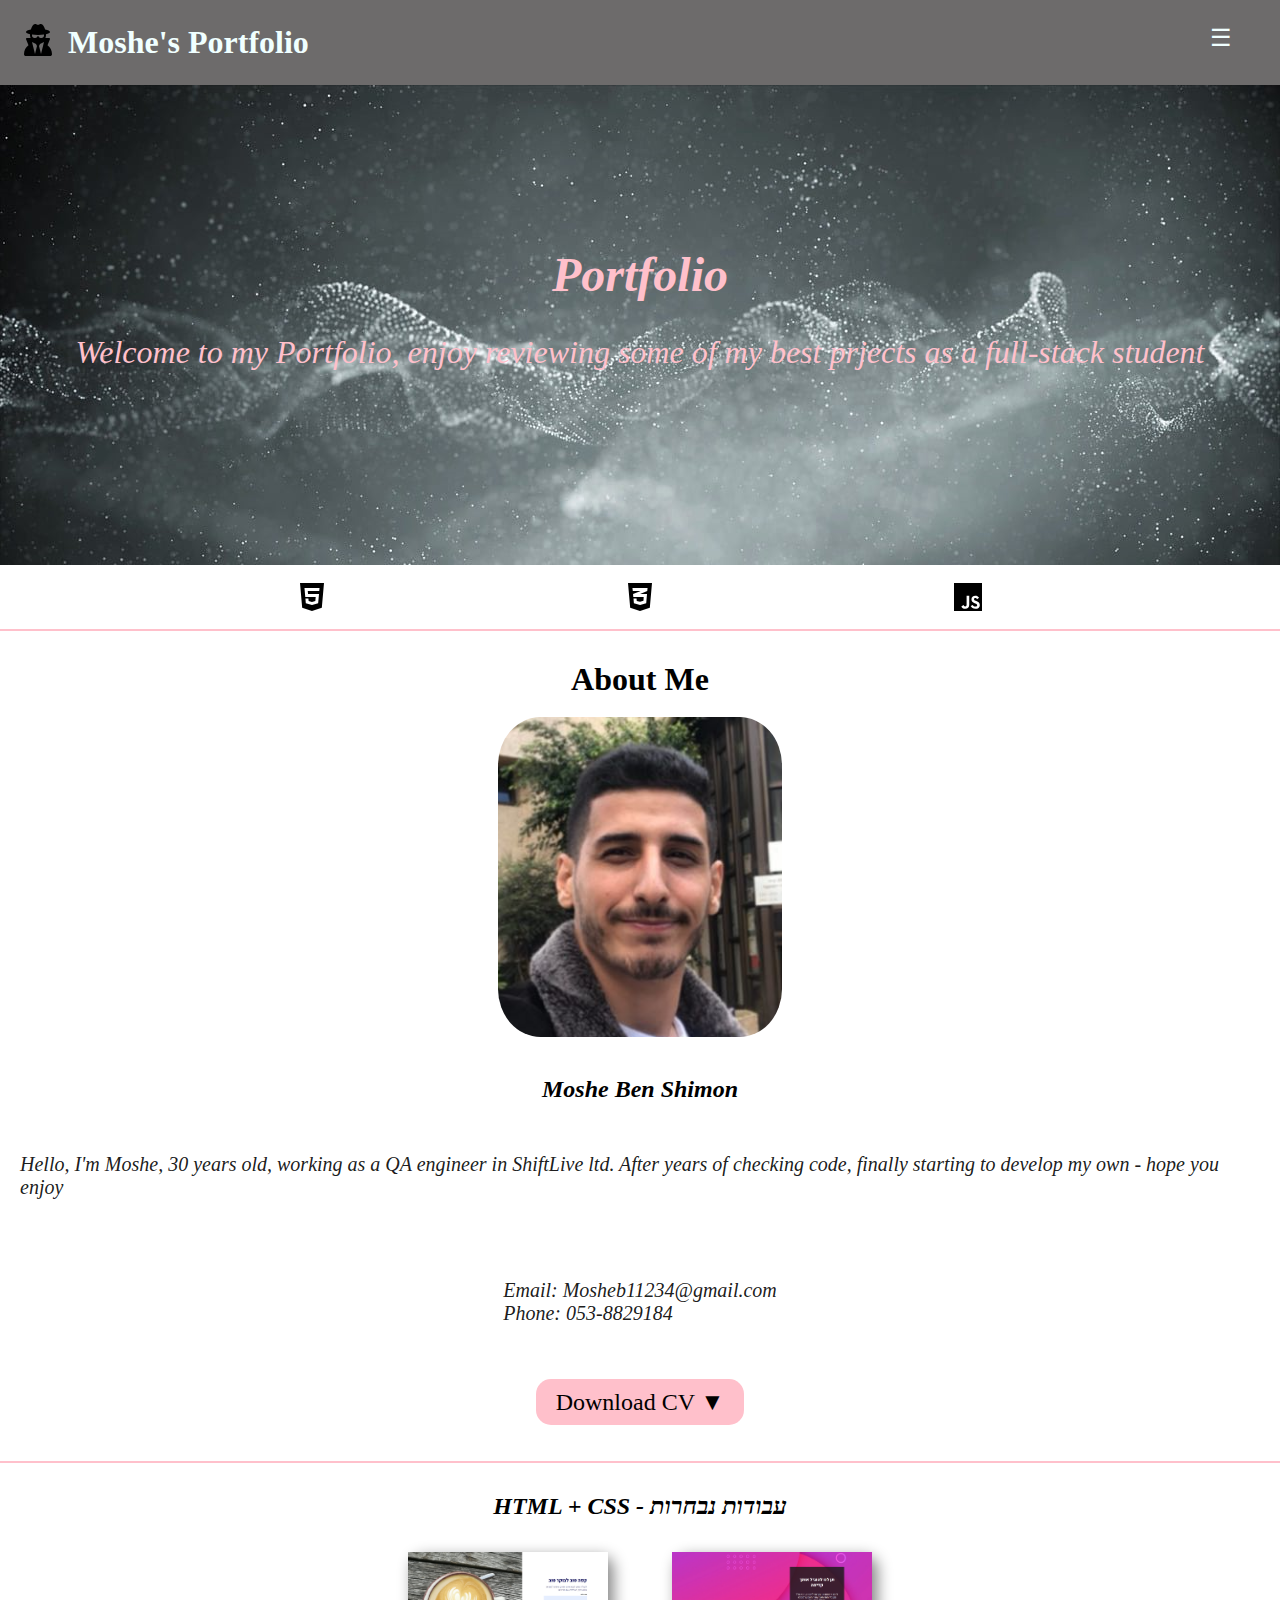
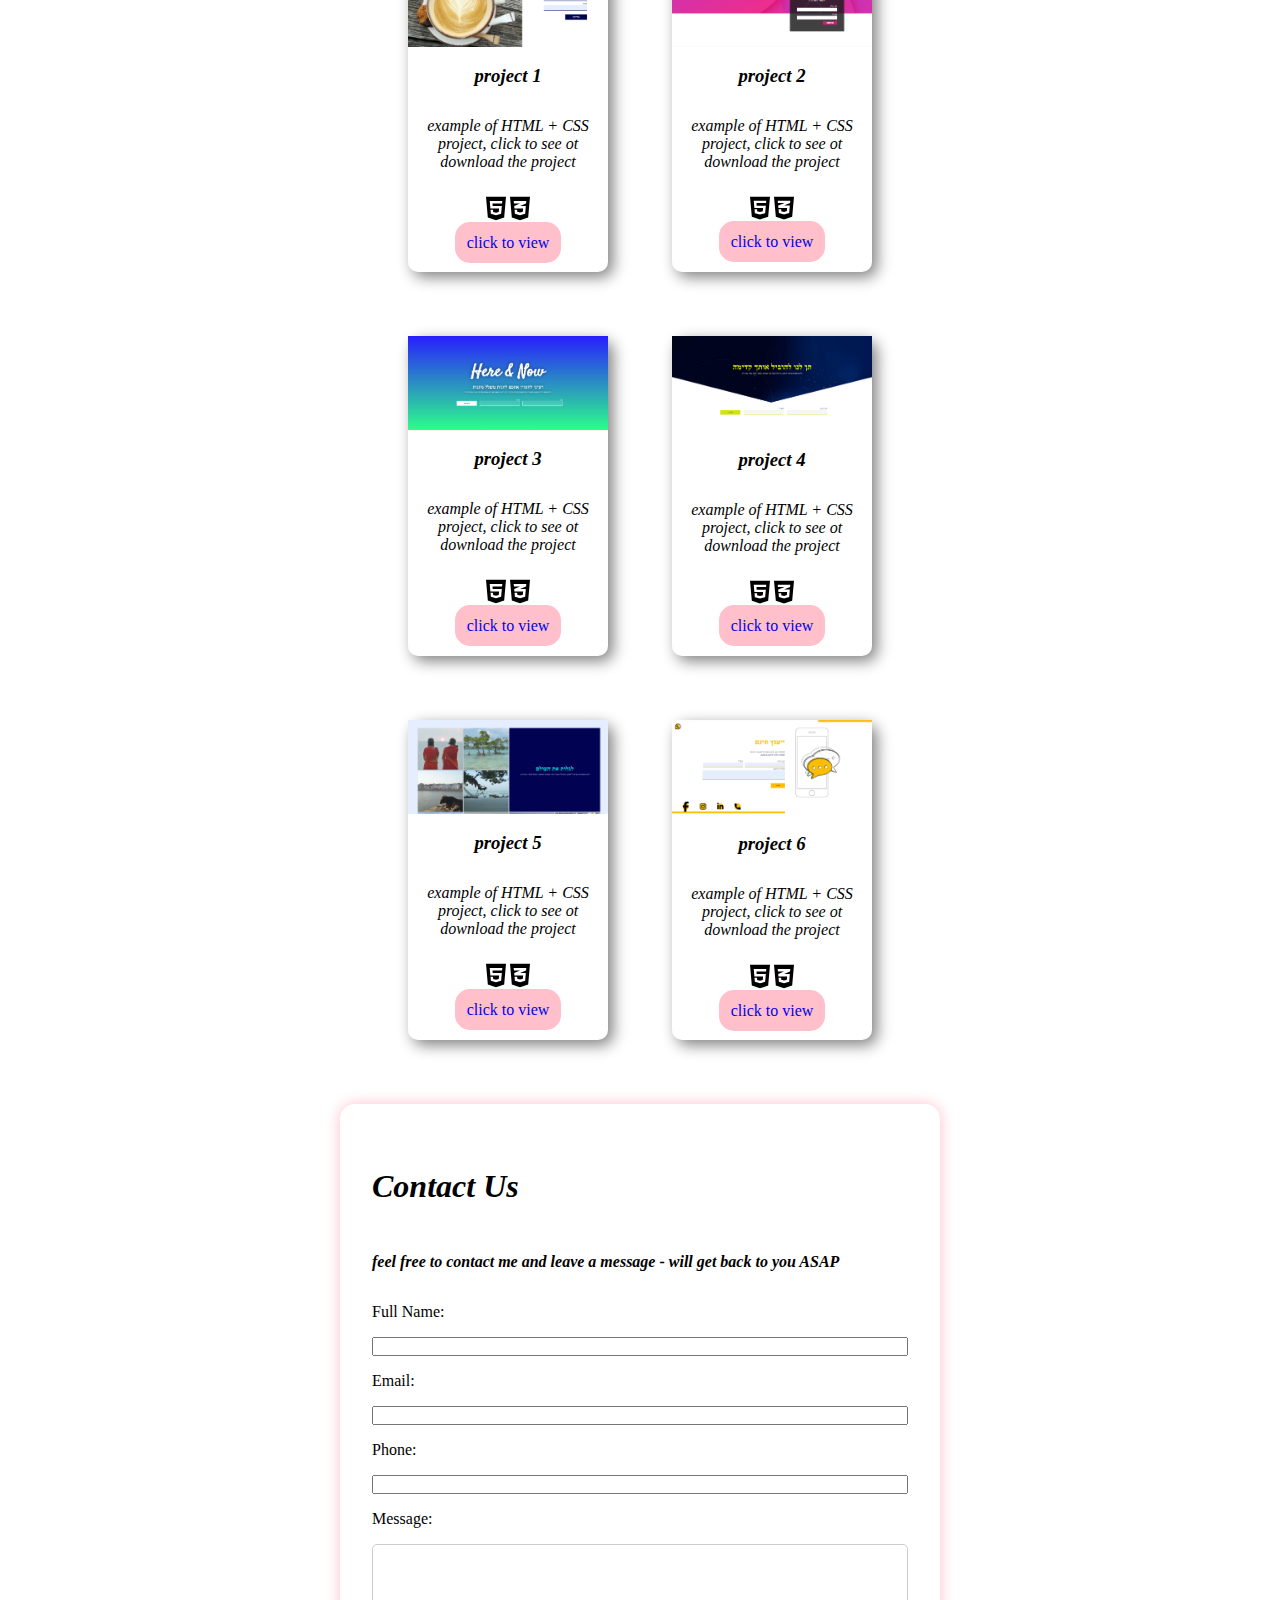
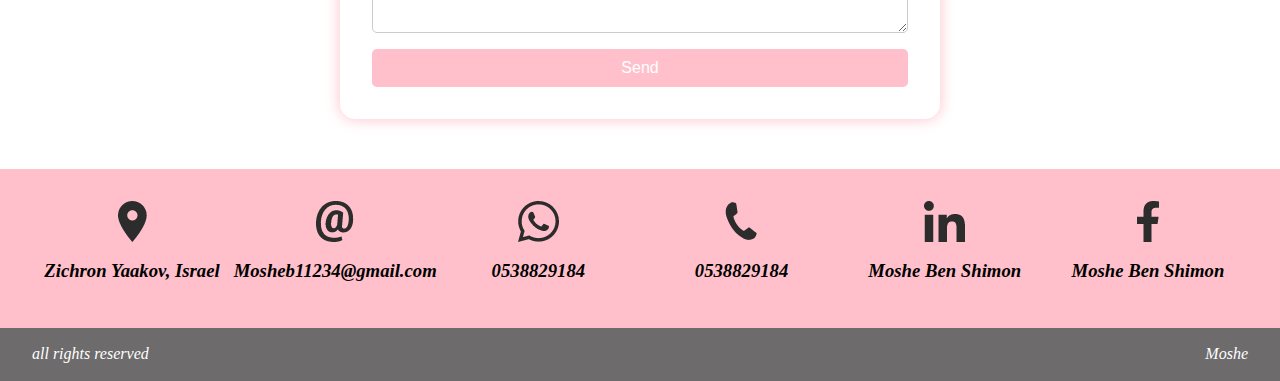
<file: HTML + CSS Project/index.html>
<!DOCTYPE html>
<html lang="en">

<head>
    <!-- Metadata for character set and viewport settings -->
    <meta charset="UTF-8">
    <meta name="viewport" content="width=device-width, initial-scale=1.0">
    <!-- Title of the webpage -->
    <title>Portfolio</title>
    <!-- Link to the external stylesheet -->
    <link rel="stylesheet" href="./styles/styles.css">
</head>

<body>
    <!-- Header section containing logo, navigation, and menu toggle -->
    <header>
        <!-- Logo and site title -->
        <div class="logo">
            <img src="./assets/images/user-secret-solid.svg" alt="logo" />
            <a href="./index.html"><h1>Moshe's Portfolio</h1></a>
        </div>
        <!-- Hamburger menu toggle -->
        <input type="checkbox" id="menu-toggle" class="hidden">
        <label for="menu-toggle" class="hamburger">&#9776;</label>
        <!-- Navigation menu -->
        <nav class="navBar">
            <ul>
                <li class="nav-links"><a href="#home">Home</a></li>
                <li class="nav-links"><a href="#about">About</a></li>
                <li class="nav-links"><a href="#gallery">Gallery</a></li>
                <li class="nav-links"><a href="#contactUs">Contact</a></li>
            </ul>
        </nav>
    </header>

    <!-- Main content area -->
    <main class="menu-open">
        <!-- Home section -->
        <section id="home">
            <h2>Portfolio</h2>
            <p>Welcome to my Portfolio, enjoy reviewing some of my best prjects as a full-stack student</p>
        </section>
        <!-- Technologies section -->
        <section class="technologies">
            <img src="./assets/images/html5.svg" alt="HTML icon">
            <img src="./assets/images/css3-alt.svg" alt="CSS icon">
            <img src="./assets/images/js.svg" alt="JS icon">
        </section>
        <!-- About Me section -->
        <section id="about">
            <h2>About Me</h2>
            <!-- Profile image and personal information -->
            <div class="aboutImg">
                <img src="./assets/images/profilePicture.png" alt="profile Picture">
            </div>
            <h3>Moshe Ben Shimon</h3>
            <p>Hello, I'm Moshe, 30 years old, working as a QA engineer in ShiftLive ltd. After years of checking code, finally starting to develop my own - hope you enjoy</p>
            <p>
                Email: Mosheb11234@gmail.com<br>
                Phone: 053-8829184    
            </p>
            <!-- Download CV button -->
            <div class="button-container">
                <a href="./assets/files/משה בן שמעון - קורות חיים.pdf" class="download-button" download="./assets/files/משה בן שמעון - קורות חיים.pdf">
                    Download CV
                    <span>&#9660;</span>
                </a>
            </div>
        </section>
        <!-- Gallery section showcasing HTML + CSS projects -->
        <section id="gallery">
            <h2>HTML + CSS - עבודות נבחרות</h2>
            <div id="container-gallery">
                <div class="card">
                    <img src="./assets/images/project1preview.png" alt="project 1 preview">
                    <h3>project 1</h3>
                    <p>example of HTML + CSS project, click to see ot download the project</p>
                    <div class="projectTech">
                        <img src="./assets/images/html5.svg" alt="HTML icon">
                        <img src="./assets/images/css3-alt.svg" alt="CSS icon">
                    </div>
                    <a href="./HtmlProject/project1/presentation.html" class="previewBtn">click to view</a>
                </div>
                <div class="card">
                    <img src="./assets/images/project2preview.png" alt="project 2 preview">
                    <h3>project 2</h3>
                    <p>example of HTML + CSS project, click to see ot download the project</p>
                    <div class="projectTech">
                        <img src="./assets/images/html5.svg" alt="HTML icon">
                        <img src="./assets/images/css3-alt.svg" alt="CSS icon">
                    </div>
                    <a href="./HtmlProject/project2/presentation.html" class="previewBtn">click to view</a>
                </div> 
                <div class="card">
                    <img src="./assets/images/project3preview.png" alt="project 3 preview">
                    <h3>project 3</h3>
                    <p>example of HTML + CSS project, click to see ot download the project</p>
                    <div class="projectTech">
                        <img src="./assets/images/html5.svg" alt="HTML icon">
                        <img src="./assets/images/css3-alt.svg" alt="CSS icon">
                    </div>
                    <a href="./HtmlProject/project3/presentation.html" class="previewBtn">click to view</a>
                </div> 
                <div class="card">
                    <img src="./assets/images/project4preview.png" alt="project 4 preview">
                    <h3>project 4</h3>
                    <p>example of HTML + CSS project, click to see ot download the project</p>
                    <div class="projectTech">
                        <img src="./assets/images/html5.svg" alt="HTML icon">
                        <img src="./assets/images/css3-alt.svg" alt="CSS icon">
                    </div>
                    <a href="./HtmlProject/project4/presentation.html" class="previewBtn">click to view</a>
                </div> 
                <div class="card">
                    <img src="./assets/images/project5preview.png" alt="project 5 preview">
                    <h3>project 5</h3>
                    <p>example of HTML + CSS project, click to see ot download the project</p>
                    <div class="projectTech">
                        <img src="./assets/images/html5.svg" alt="HTML icon">
                        <img src="./assets/images/css3-alt.svg" alt="CSS icon">
                    </div>
                    <a href="./HtmlProject/project5/presentation.html" class="previewBtn">click to view</a>
                </div> 
                <div class="card">
                    <img src="./assets/images/project6preview.png" alt="project 6 preview">
                    <h3>project 6</h3>
                    <p>example of HTML + CSS project, click to see ot download the project</p>
                    <div class="projectTech">
                        <img src="./assets/images/html5.svg" alt="HTML icon">
                        <img src="./assets/images/css3-alt.svg" alt="CSS icon">
                    </div>
                    <a href="./HtmlProject/project6/presentation.html" class="previewBtn">click to view</a>
                </div>
            </div>
        </section>
        <!-- contact US section -->
        <section id="contactUs">
            <div class="contact-container">
                <h1>Contact Us</h1>
                <p>feel free to contact me and leave a message - will get back to you ASAP</p>
        
                <form>
                    <label for="fullName">Full Name:</label>
                    <input type="text" id="fullName" name="fullName" required>
        
                    <label for="email">Email:</label>
                    <input type="email" id="email" name="email" required>
        
                    <label for="phone">Phone:</label>
                    <input type="tel" id="phone" name="phone" required>
        
                    <label for="message">Message:</label>
                    <textarea id="message" name="message" rows="4" required></textarea>
        
                    <button type="submit">Send</button>
                </form>
            </div>
        </section>    
    </main>
    <!-- Footer section -->
    <footer>
        <div class="contact-Icons">
            <div class="contact-Icons-box">
                <img src="./assets/images/Icon-location.png" alt="Location">
                <h3>Zichron Yaakov, Israel</h3>
            </div>
            <div class="contact-Icons-box">
                <img src="./assets/images/Icon-email.png" alt="Email">
                <h3>Mosheb11234@gmail.com</h3>
            </div>
            <div class="contact-Icons-box">
                <img src="./assets/images/Icon-whatsapp.png" alt="Whatsapp">
                <h3>0538829184</h3>
            </div>
            <div class="contact-Icons-box">
                <img src="./assets/images/Icon-phone.png" alt="Phone">
                <h3>0538829184</h3>
            </div>
            <div class="contact-Icons-box"> 
                <img src="./assets/images/Icon-linkedin.png" alt="Linkedin">
                <h3>Moshe Ben Shimon</h3>
            </div>
            <div class="contact-Icons-box">
                <img src="./assets/images/Icon-facebook.png" alt="facebook">
                <h3>Moshe Ben Shimon</h3>
            </div>
        </div>
        <div id="container-footer">
            <p>all rights reserved</p>
            <p>Moshe</p>
        </div>
    </footer>
</body>
</html>
</file>
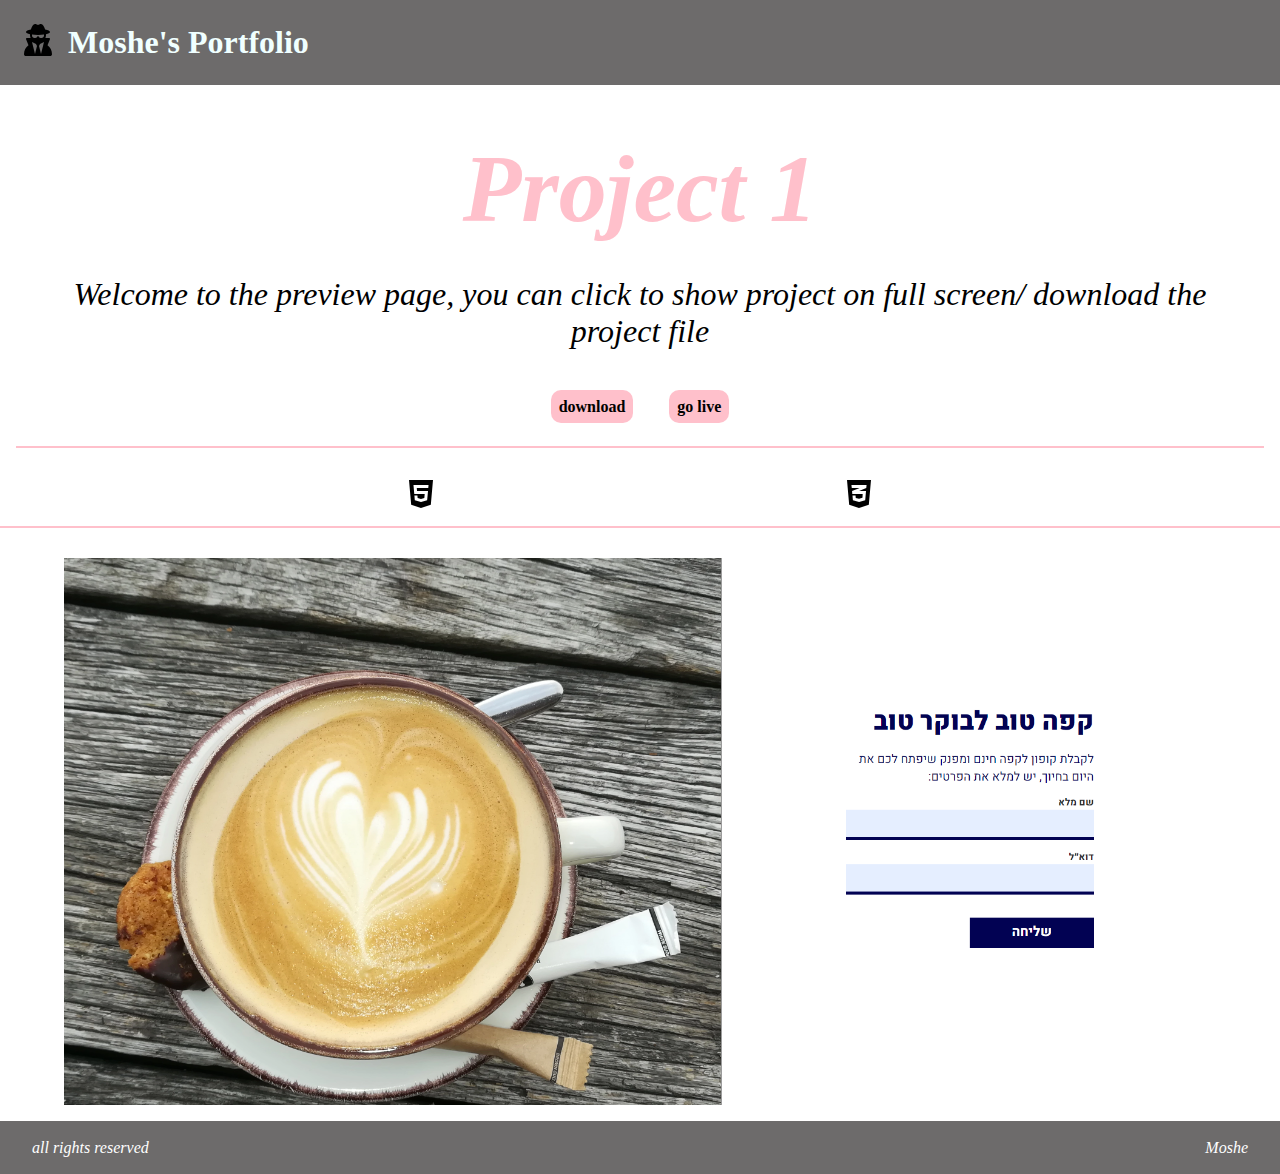
<file: HTML + CSS Project/HtmlProject/project1/presentation.html>
<!DOCTYPE html>
<html lang="en">

<head>
    <meta charset="UTF-8">
    <meta name="viewport" content="width=device-width, initial-scale=1.0">
    <title>Portfolio</title>

    <link rel="stylesheet" href="../../styles/styles.css">
    <link rel="stylesheet" href="../../styles/presentation.css">
</head>

<body>
    <header>
        <div id="container-header">
            <div class="logo">
                <img src="../../assets/images/user-secret-solid.svg" alt="logo" />
                <a href="../../index.html"><h1>Moshe's Portfolio</h1></a>
            </div>
        </div>
    </header>

    <main>
        <h1>Project 1</h1>
        <p>Welcome to the preview page, you can click to show project on full screen/ download the project file</p>
        <div id="btns">
            <a href="./assets/files/project1.zip" download="./assets/files/project1.zip">download</a>
            <a href="./project1.html">go live</a>
        </div>

        <div class="technologies">
            <img src="../../assets/images/html5.svg" alt="HTML icon">
            <img src="../../assets/images/css3-alt.svg" alt="CSS icon">
        </div>

        <div class="prjectPreviewIMG">
            <img src="../../assets/images/project1preview.png" alt="project 1 preview">
        </div>
    </main>


    <footer>
        <div id="container-footer">
            <p>all rights reserved</p>
            <p>Moshe</p>
        </div>
    </footer>

</body>

</html>
</file>
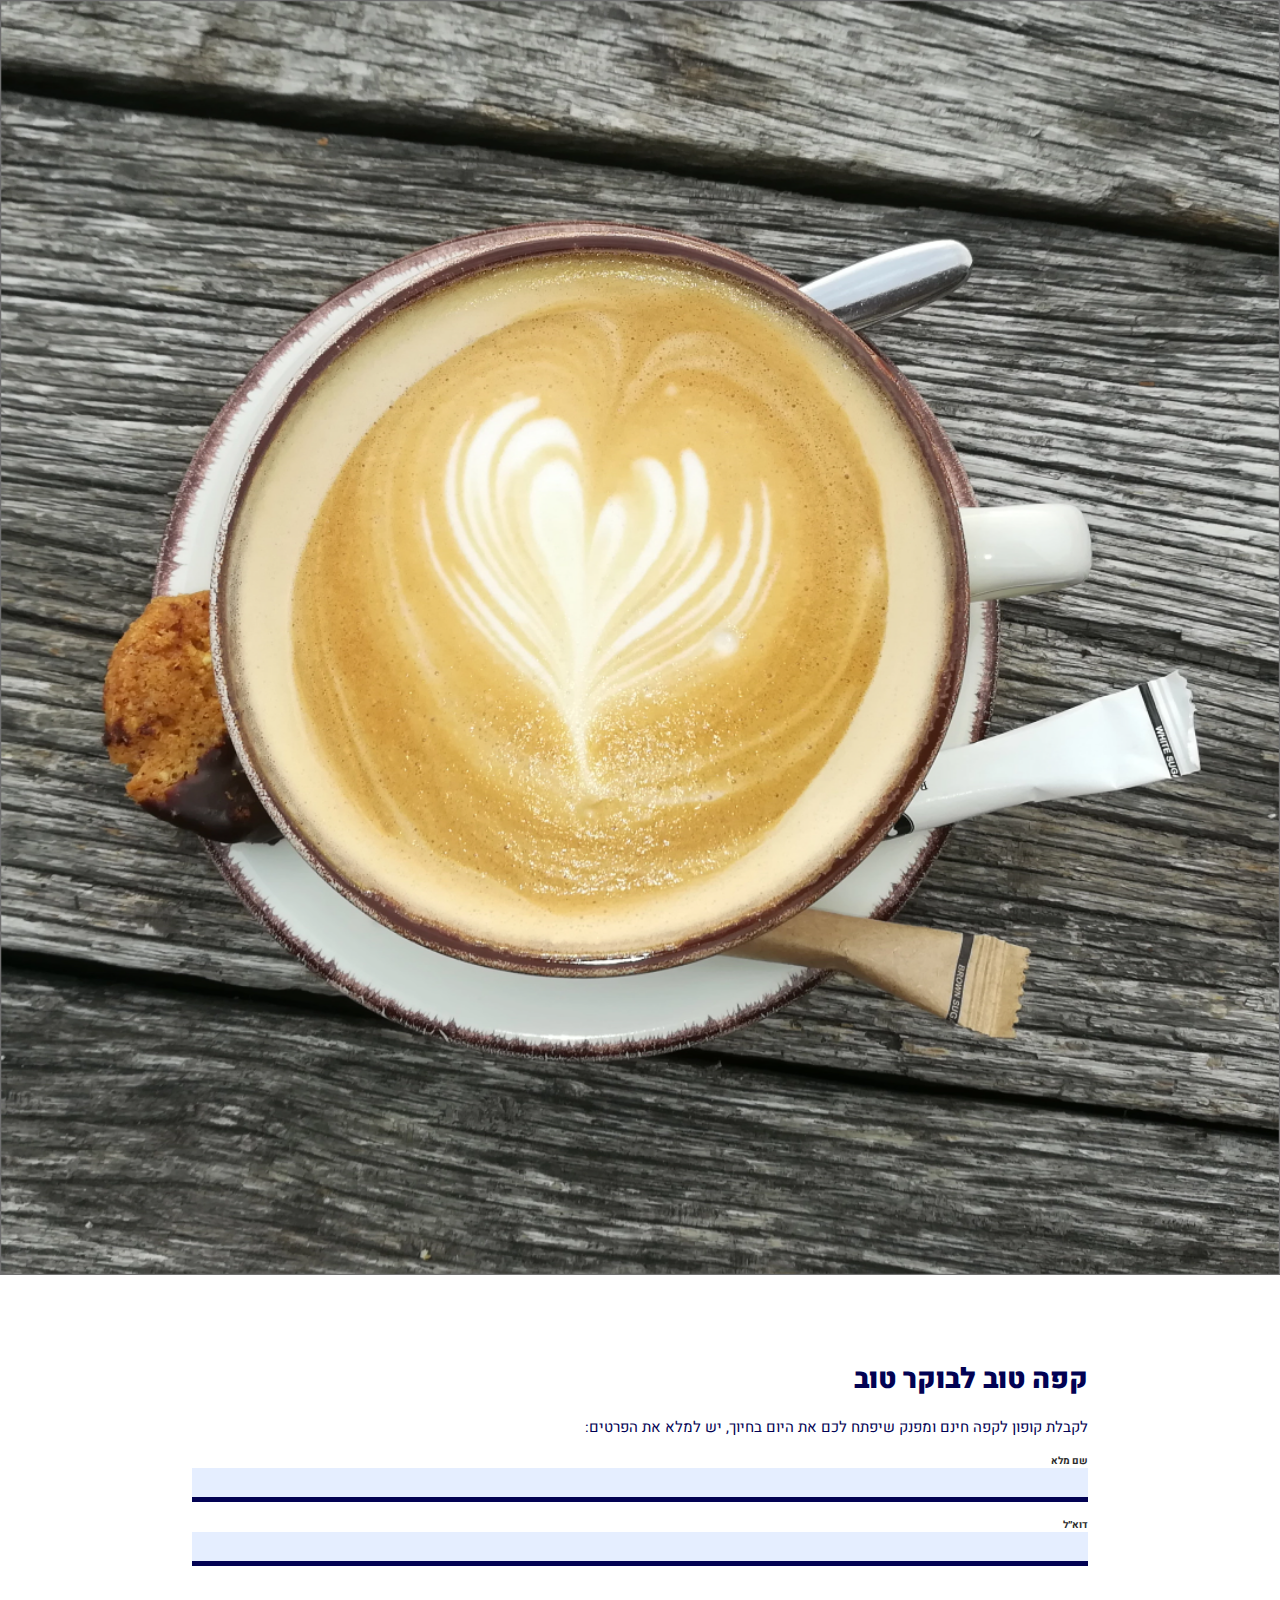
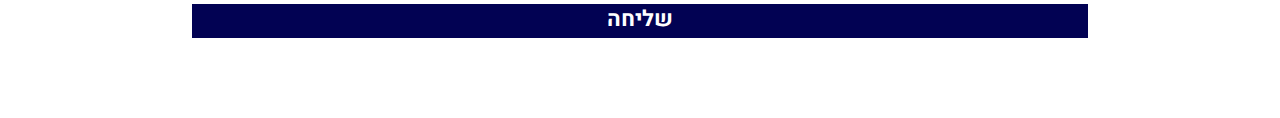
<file: HTML + CSS Project/HtmlProject/project1/project1.html>
<!DOCTYPE html>
<html lang="en">

<head>
    <meta charset="UTF-8">
    <meta name="viewport" content="width=device-width, initial-scale=1.0">
    <title>Project1</title>

    <link rel="stylesheet" href="./styles/project1.css">
    <link rel="preconnect" href="https://fonts.googleapis.com">
    <link rel="preconnect" href="https://fonts.gstatic.com" crossorigin>
    <link href="https://fonts.googleapis.com/css2?family=Heebo:wght@100;200;300;400;500;600;700;800;900&display=swap"
        rel="stylesheet">
</head>

<body>
    <div id="container">

        <div id="container-img">
            <img src="./assets/images/Coffee.png" alt="coffee">
        </div>

        <div id="container-content">
            <form id="form">

                <h1>קפה טוב לבוקר טוב</h1>
                <p>לקבלת קופון לקפה חינם ומפנק שיפתח לכם את היום בחיוך, יש למלא את הפרטים:</p>

                <div class="form-control">
                    <label for="name">שם מלא</label>
                    <input id="name" type="text" required>
                </div>
                <div class="form-control">
                    <label for="email">דוא״ל</label>
                    <input id="email" type="email" required>
                </div>
                <div class="form-control">
                    <input type="submit" value="שליחה">
                </div>
            </form>
        </div>

    </div>
</body>

</html>
</file>
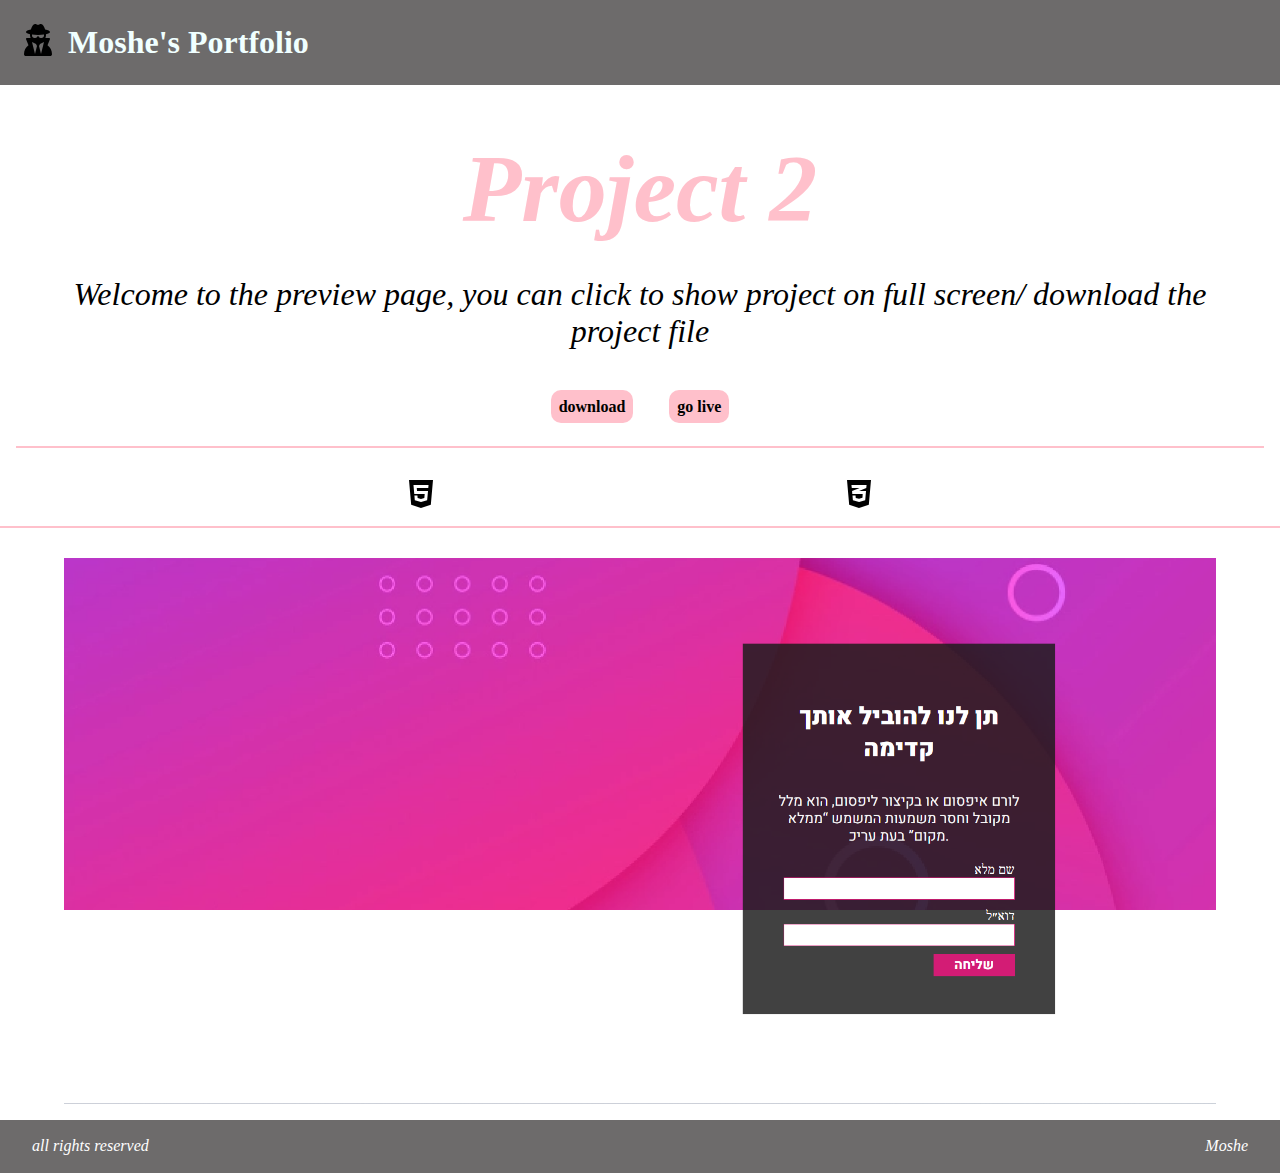
<file: HTML + CSS Project/HtmlProject/project2/presentation.html>
<!DOCTYPE html>
<html lang="en">

<head>
    <meta charset="UTF-8">
    <meta name="viewport" content="width=device-width, initial-scale=1.0">
    <title>Portfolio</title>

    <link rel="stylesheet" href="../../styles/styles.css">
    <link rel="stylesheet" href="../../styles/presentation.css">
</head>

<body>
    <header>
        <div id="container-header">
            <div class="logo">
                <img src="../../assets/images/user-secret-solid.svg" alt="logo" />
                <a href="../../index.html"><h1>Moshe's Portfolio</h1></a>
            </div>
        </div>
    </header>

    <main>
        <h1>Project 2</h1>
        <p>Welcome to the preview page, you can click to show project on full screen/ download the project file</p>
        <div id="btns">
            <a href="./assets/files/project2.zip" download="./assets/files/project2.zip">download</a>
            <a href="./project2.html">go live</a>
        </div>

        <div class="technologies">
            <img src="../../assets/images/html5.svg" alt="HTML icon">
            <img src="../../assets/images/css3-alt.svg" alt="CSS icon">
        </div>

        <div class="prjectPreviewIMG">
            <img src="../../assets/images/project2preview.png" alt="project 2 preview">
        </div>
    </main>


    <footer>
        <div id="container-footer">
            <p>all rights reserved</p>
            <p>Moshe</p>
        </div>
    </footer>

</body>

</html>
</file>
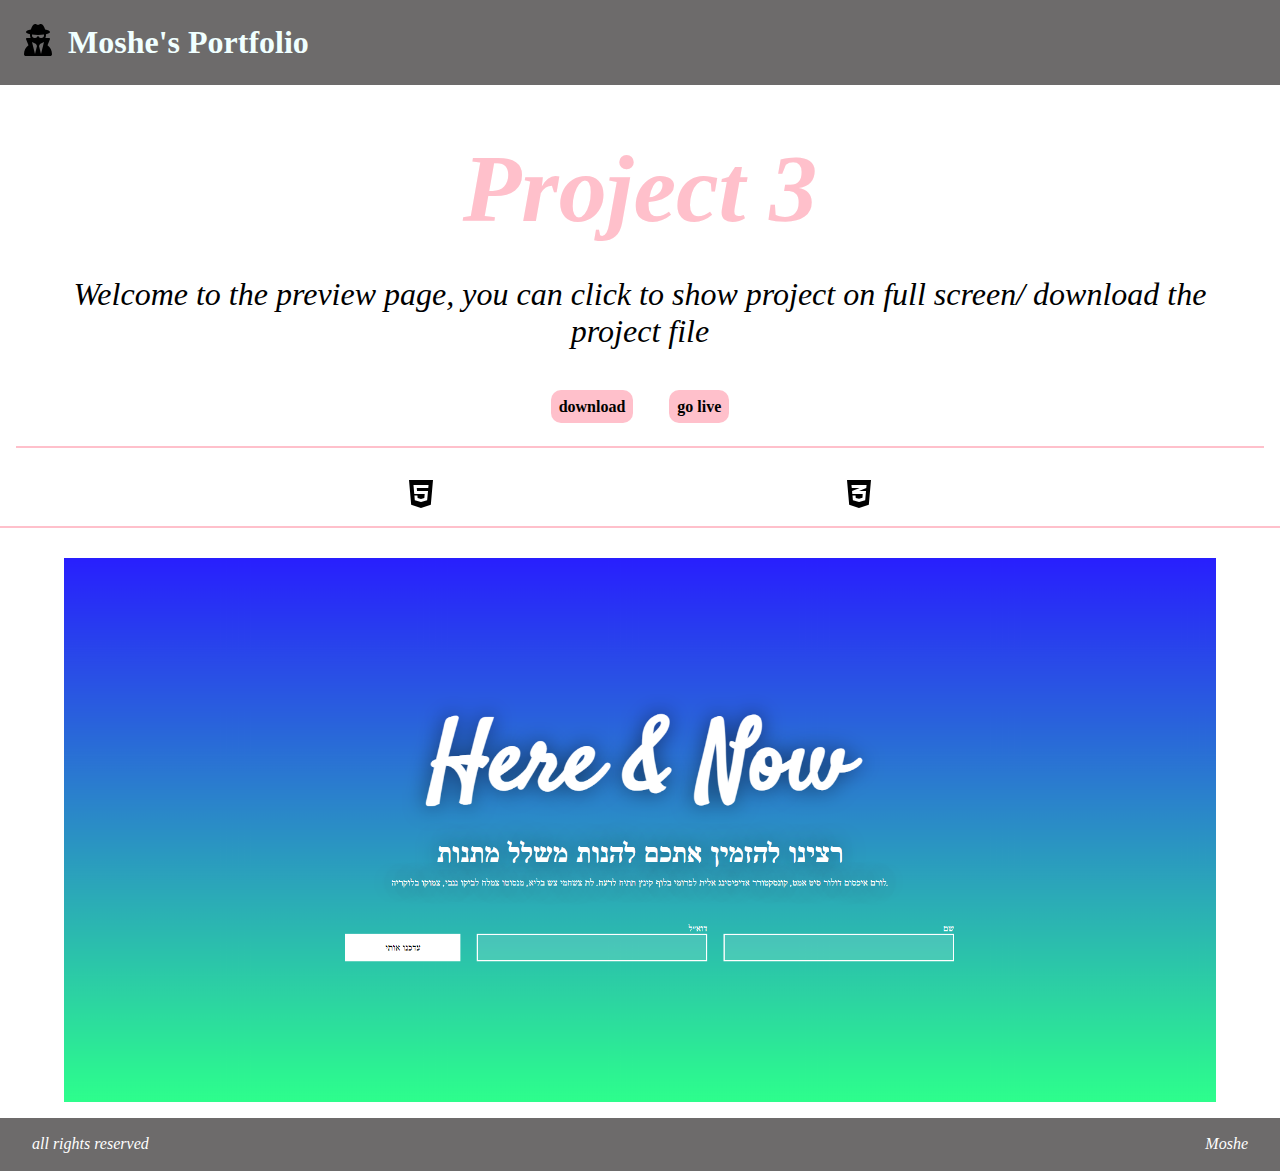
<file: HTML + CSS Project/HtmlProject/project3/presentation.html>
<!DOCTYPE html>
<html lang="en">

<head>
    <meta charset="UTF-8">
    <meta name="viewport" content="width=device-width, initial-scale=1.0">
    <title>Portfolio</title>

    <link rel="stylesheet" href="../../styles/styles.css">
    <link rel="stylesheet" href="../../styles/presentation.css">
</head>

<body>
    <header>
        <div id="container-header">
            <div class="logo">
                <img src="../../assets/images/user-secret-solid.svg" alt="logo" />
                <a href="../../index.html"><h1>Moshe's Portfolio</h1></a>
            </div>
        </div>
    </header>

    <main>
        <h1>Project 3</h1>
        <p>Welcome to the preview page, you can click to show project on full screen/ download the project file</p>
        <div id="btns">
            <a href="./assets/files/project3.zip" download="./assets/files/project3.zip">download</a>
            <a href="./project3.html">go live</a>
        </div>

        <div class="technologies">
            <img src="../../assets/images/html5.svg" alt="HTML icon">
            <img src="../../assets/images/css3-alt.svg" alt="CSS icon">
        </div>

        <div class="prjectPreviewIMG">
            <img src="../../assets/images/project3preview.png" alt="project 3 preview">
        </div>
    </main>


    <footer>
        <div id="container-footer">
            <p>all rights reserved</p>
            <p>Moshe</p>
        </div>
    </footer>

</body>

</html>
</file>
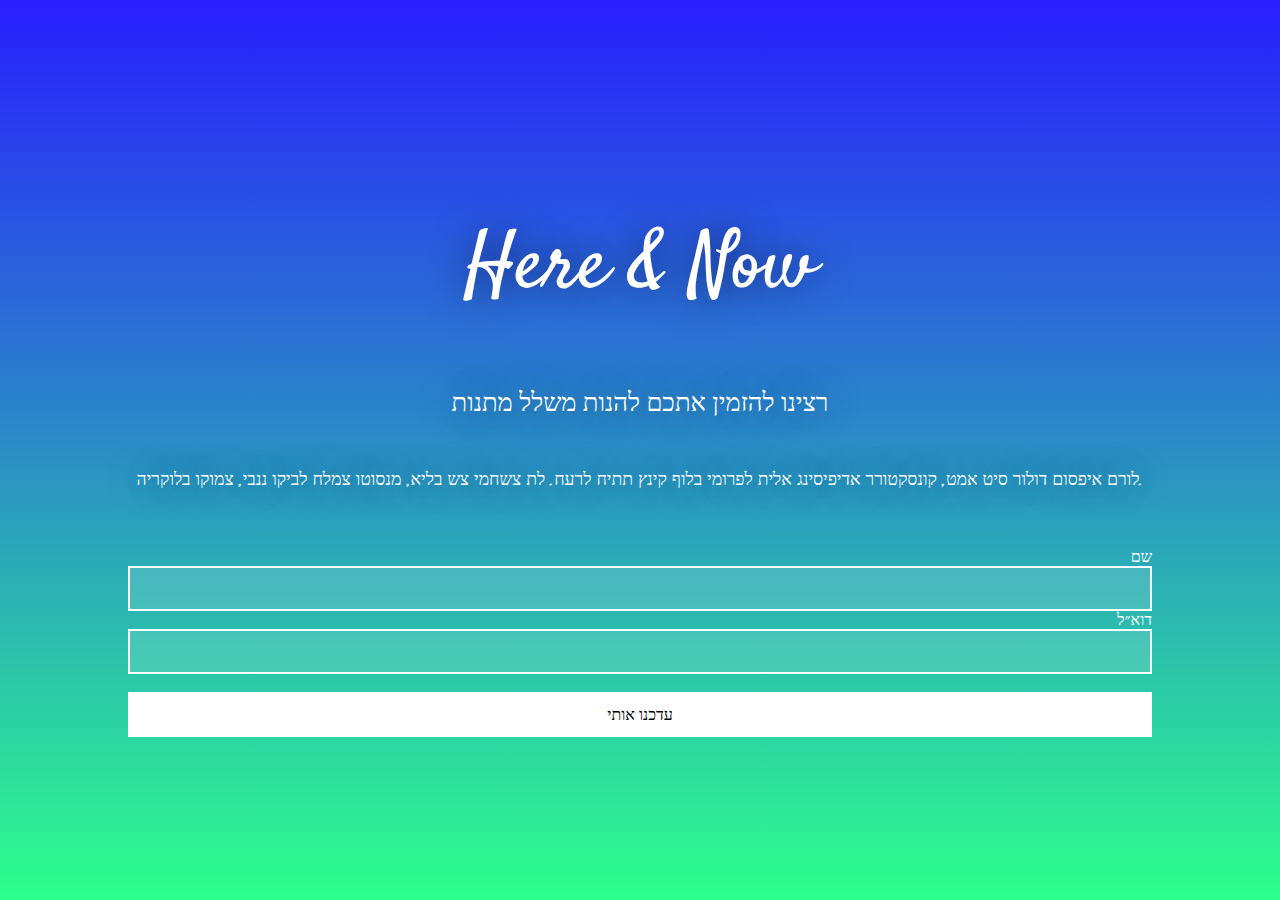
<file: HTML + CSS Project/HtmlProject/project3/project3.html>
<!DOCTYPE html>
<html lang="en">
<head>
    <meta charset="UTF-8">
    <meta name="viewport" content="width=device-width, initial-scale=1.0">
    <title>Project 3</title>
    <link rel="stylesheet" href="./styles/project3.css">
    <link rel="preconnect" href="https://fonts.googleapis.com">
    <link rel="preconnect" href="https://fonts.gstatic.com" crossorigin>
    <link href="https://fonts.googleapis.com/css2?family=Just+Another+Hand&family=Satisfy&display=swap"
        rel="stylesheet">
</head>
<body>
    <div class="container">

        <h1>Here & Now</h1>
        <h3>רצינו להזמין אתכם להנות משלל מתנות</h3>
        <p>
            לורם איפסום דולור סיט אמט, קונסקטורר אדיפיסינג אלית לפרומי בלוף קינץ תתיח לרעח. לת צשחמי צש בליא, מנסוטו
            צמלח לביקו ננבי, צמוקו בלוקריה.
        </p>
        <br><br><br>
        <form>
            <div class="form-control">
                <label for="name">שם</label>
                <input type="text" name="name" id="name">
            </div>
            <div class="form-control">
                <label for="email">דוא״ל</label>
                <input type="text" name="email" id="email">
            </div>
            <div class="btn form-control">
                <input type="submit" value="עדכנו אותי">
            </div>
        </form>

    </div>
</body>
</html>
</file>
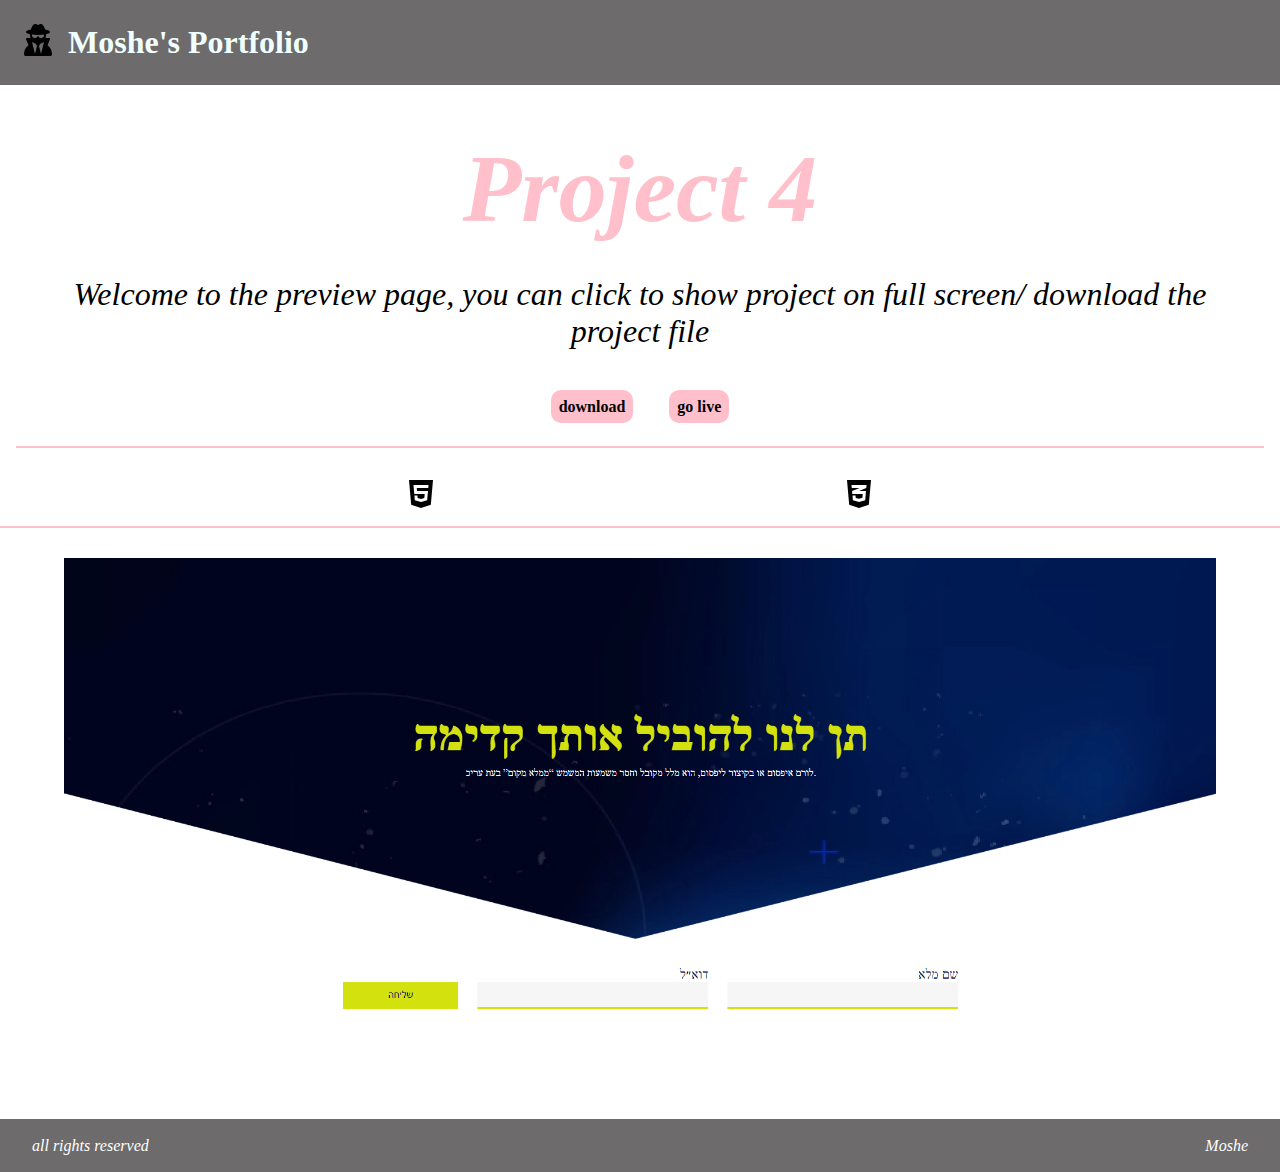
<file: HTML + CSS Project/HtmlProject/project4/presentation.html>
<!DOCTYPE html>
<html lang="en">

<head>
    <meta charset="UTF-8">
    <meta name="viewport" content="width=device-width, initial-scale=1.0">
    <title>Portfolio</title>

    <link rel="stylesheet" href="../../styles/styles.css">
    <link rel="stylesheet" href="../../styles/presentation.css">
</head>

<body>
    <header>
        <div id="container-header">
            <div class="logo">
                <img src="../../assets/images/user-secret-solid.svg" alt="logo" />
                <a href="../../index.html"><h1>Moshe's Portfolio</h1></a>
            </div>
        </div>
    </header>

    <main>
        <h1>Project 4</h1>
        <p>Welcome to the preview page, you can click to show project on full screen/ download the project file</p>
        <div id="btns">
            <a href="./assets/files/project4.zip" download="./assets/files/project4.zip">download</a>
            <a href="./project4.html">go live</a>
        </div>

        <div class="technologies">
            <img src="../../assets/images/html5.svg" alt="HTML icon">
            <img src="../../assets/images/css3-alt.svg" alt="CSS icon">
        </div>

        <div class="prjectPreviewIMG">
            <img src="../../assets/images/project4preview.png" alt="project 4 preview">
        </div>
    </main>


    <footer>
        <div id="container-footer">
            <p>all rights reserved</p>
            <p>Moshe</p>
        </div>
    </footer>

</body>

</html>
</file>
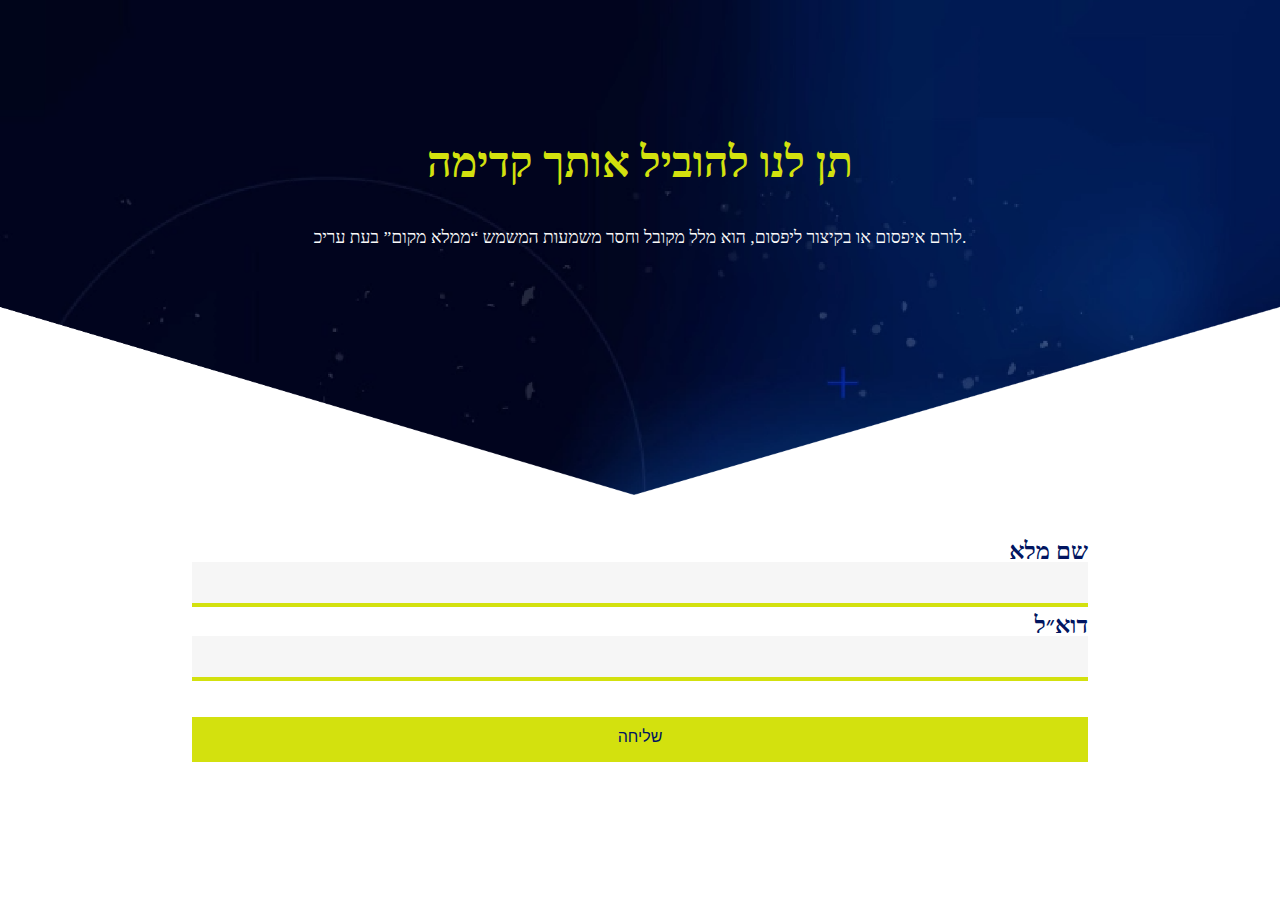
<file: HTML + CSS Project/HtmlProject/project4/project4.html>
<!DOCTYPE html>
<html lang="en">
<head>
    <meta charset="UTF-8">
    <meta name="viewport" content="width=device-width, initial-scale=1.0">
    <title>Project 4</title>
    <link rel="stylesheet" href="./styles/project4.css">
</head>
<body>
    <div class="container">
        <div class="box">

            <h1>תן לנו להוביל אותך קדימה</h1>
            <p>לורם איפסום או בקיצור ליפסום, הוא מלל מקובל וחסר משמעות המשמש “ממלא מקום” בעת עריכ.</p>
        </div>
        <form>
            <div class="form-control">
                <label for="name">שם מלא</label>
                <input type="text" name="name" id="name">
            </div>
            <div class="form-control">
                <label for="email">דוא״ל</label>
                <input type="text" name="email" id="email">
            </div>
            <div class="btn form-control">
                <input type="submit" value="שליחה">
            </div>
        </form>
    </div>
</body>
</html>
</file>
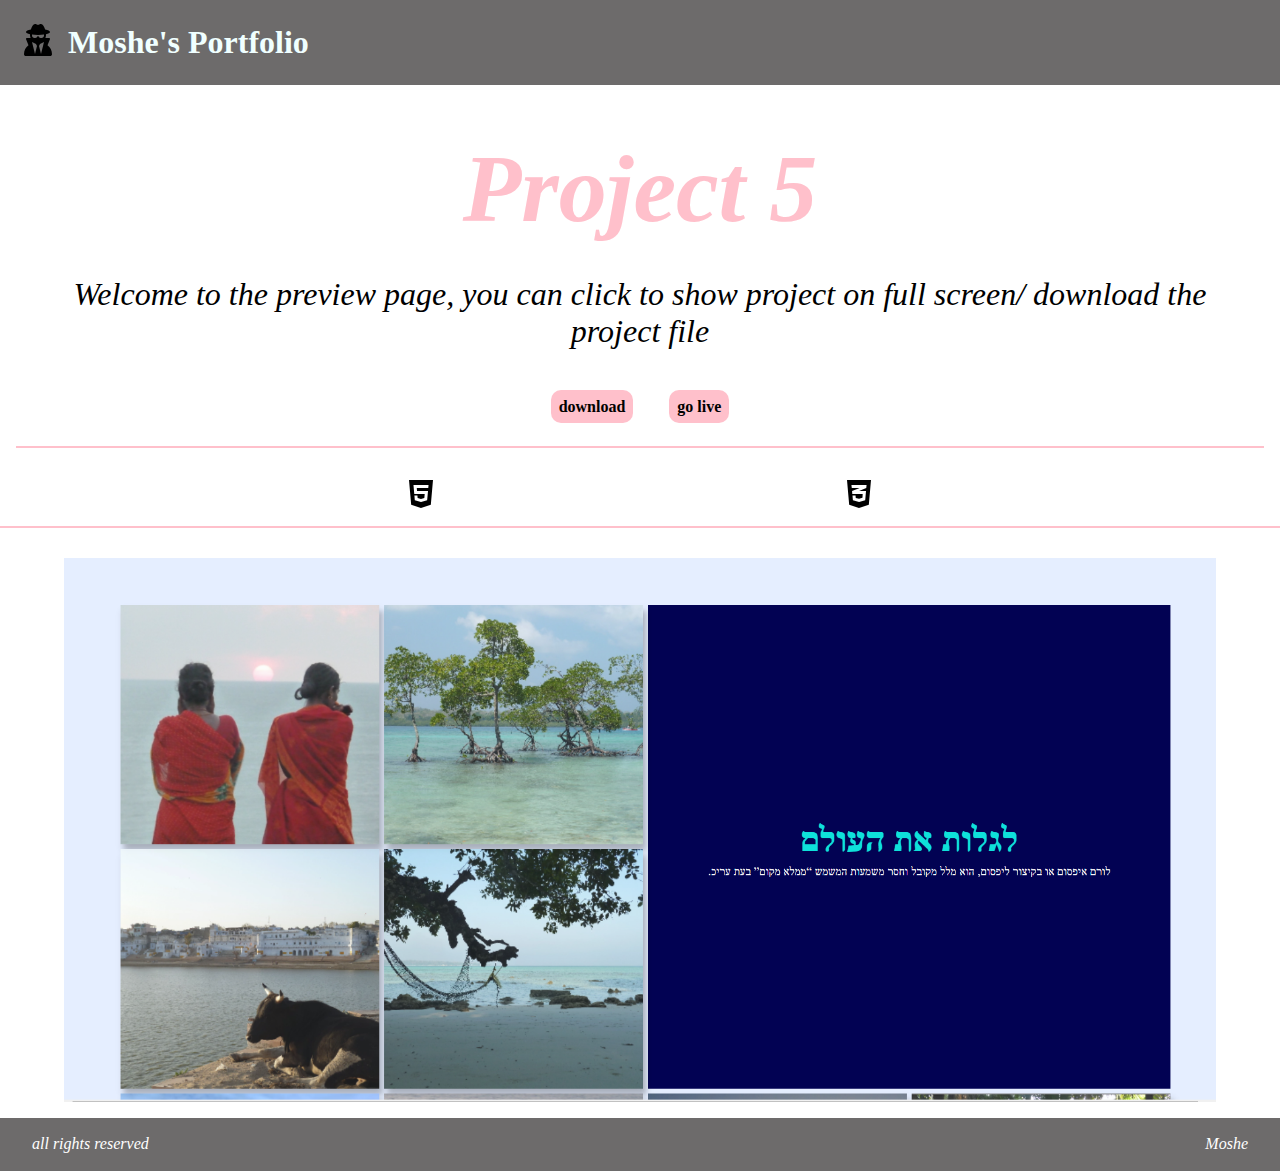
<file: HTML + CSS Project/HtmlProject/project5/presentation.html>
<!DOCTYPE html>
<html lang="en">

<head>
    <meta charset="UTF-8">
    <meta name="viewport" content="width=device-width, initial-scale=1.0">
    <title>Portfolio</title>

    <link rel="stylesheet" href="../../styles/styles.css">
    <link rel="stylesheet" href="../../styles/presentation.css">
</head>

<body>
    <header>
        <div id="container-header">
            <div class="logo">
                <img src="../../assets/images/user-secret-solid.svg" alt="logo" />
                <a href="../../index.html"><h1>Moshe's Portfolio</h1></a>
            </div>
        </div>
    </header>

    <main>
        <h1>Project 5</h1>
        <p>Welcome to the preview page, you can click to show project on full screen/ download the project file</p>
        <div id="btns">
            <a href="./assets/files/project5.zip" download="./assets/files/project5.zip">download</a>
            <a href="./project5.html">go live</a>
        </div>

        <div class="technologies">
            <img src="../../assets/images/html5.svg" alt="HTML icon">
            <img src="../../assets/images/css3-alt.svg" alt="CSS icon">
        </div>

        <div class="prjectPreviewIMG">
            <img src="../../assets/images/project5preview.png" alt="project 5 preview">
        </div>
    </main>


    <footer>
        <div id="container-footer">
            <p>all rights reserved</p>
            <p>Moshe</p>
        </div>
    </footer>

</body>

</html>
</file>
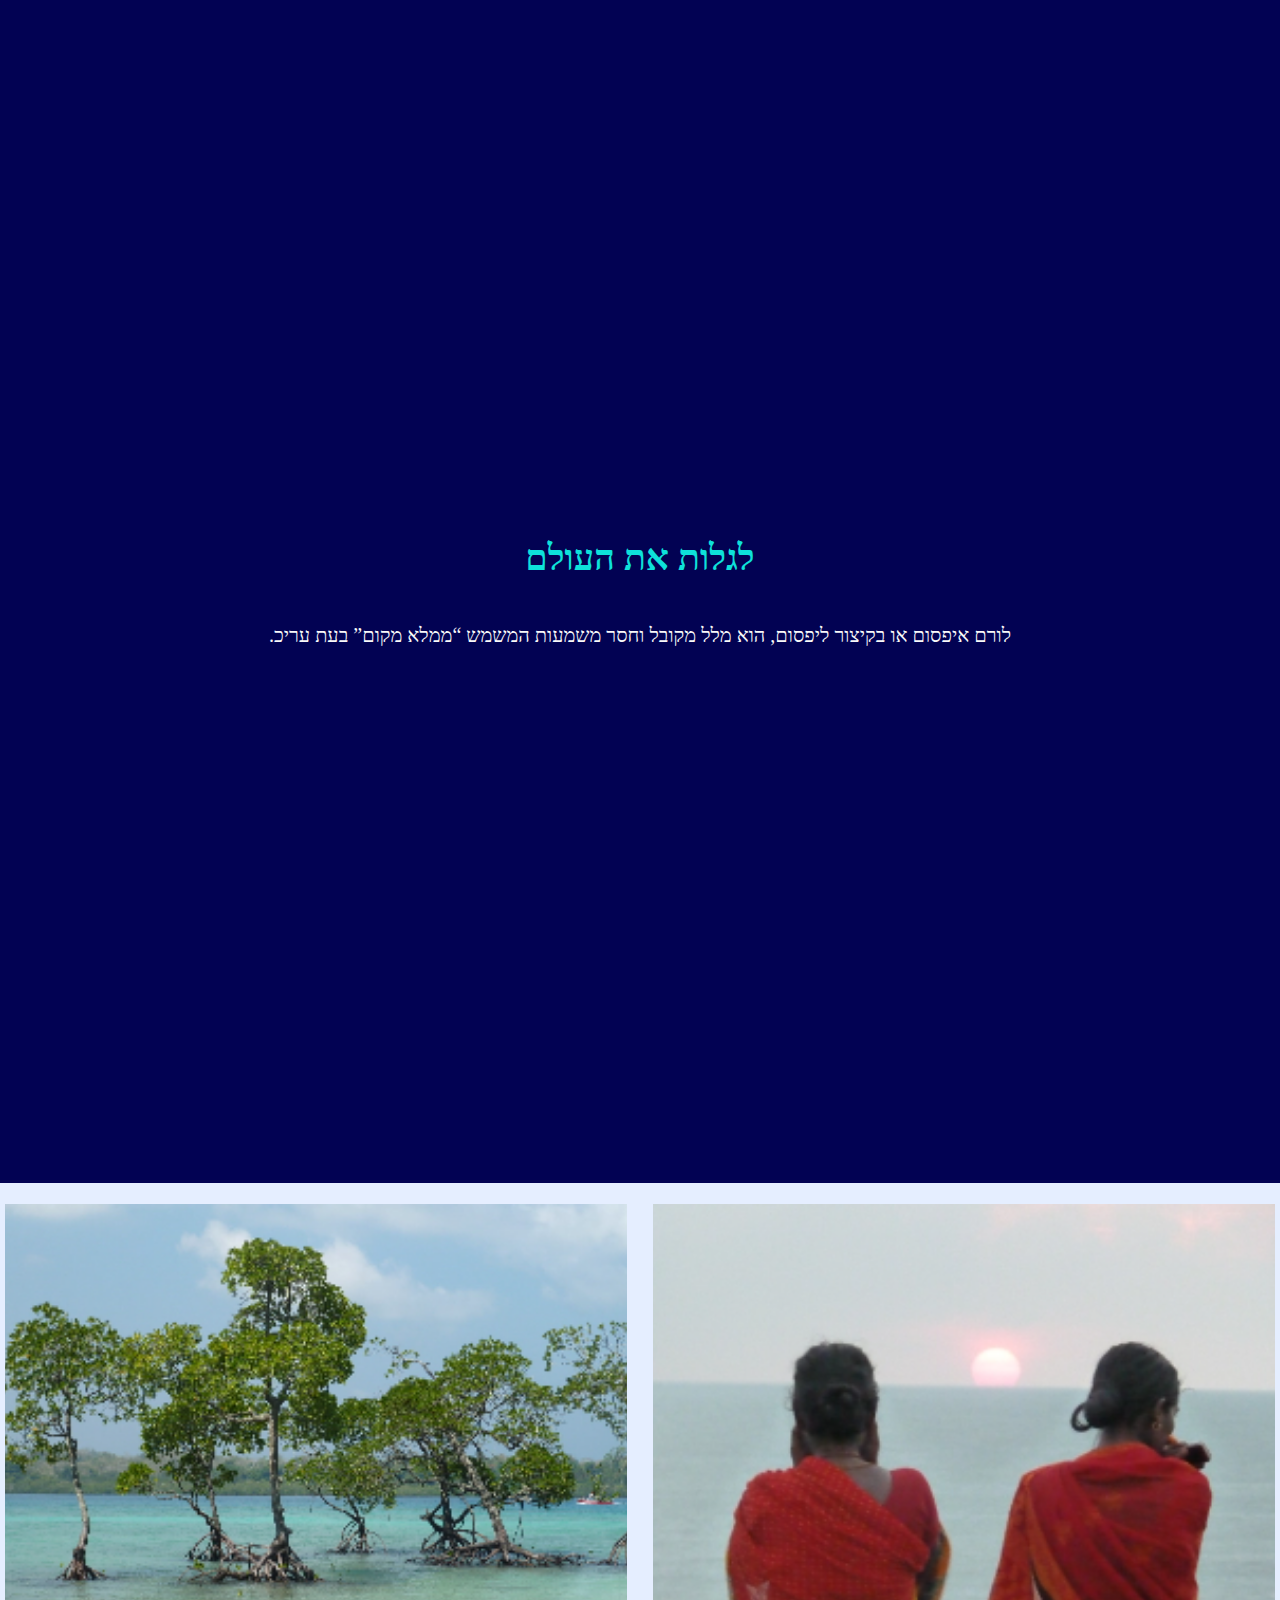
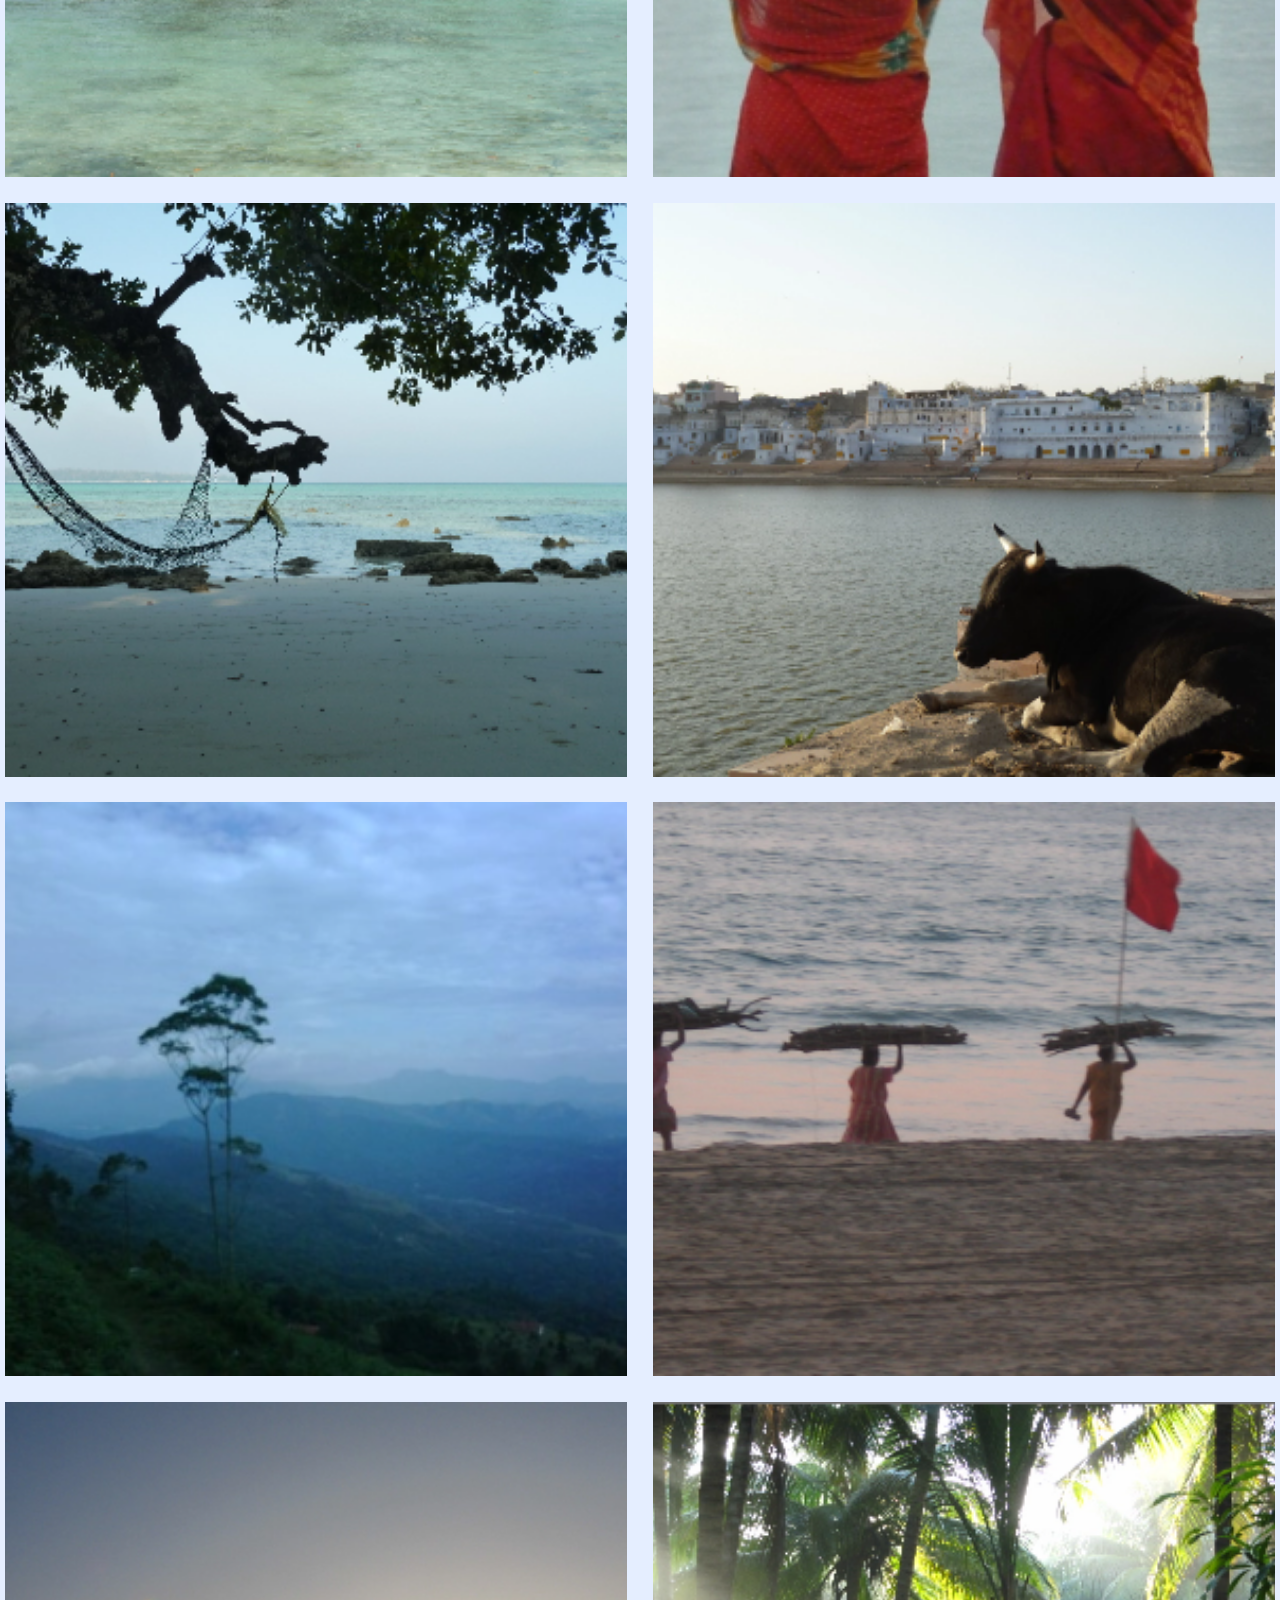
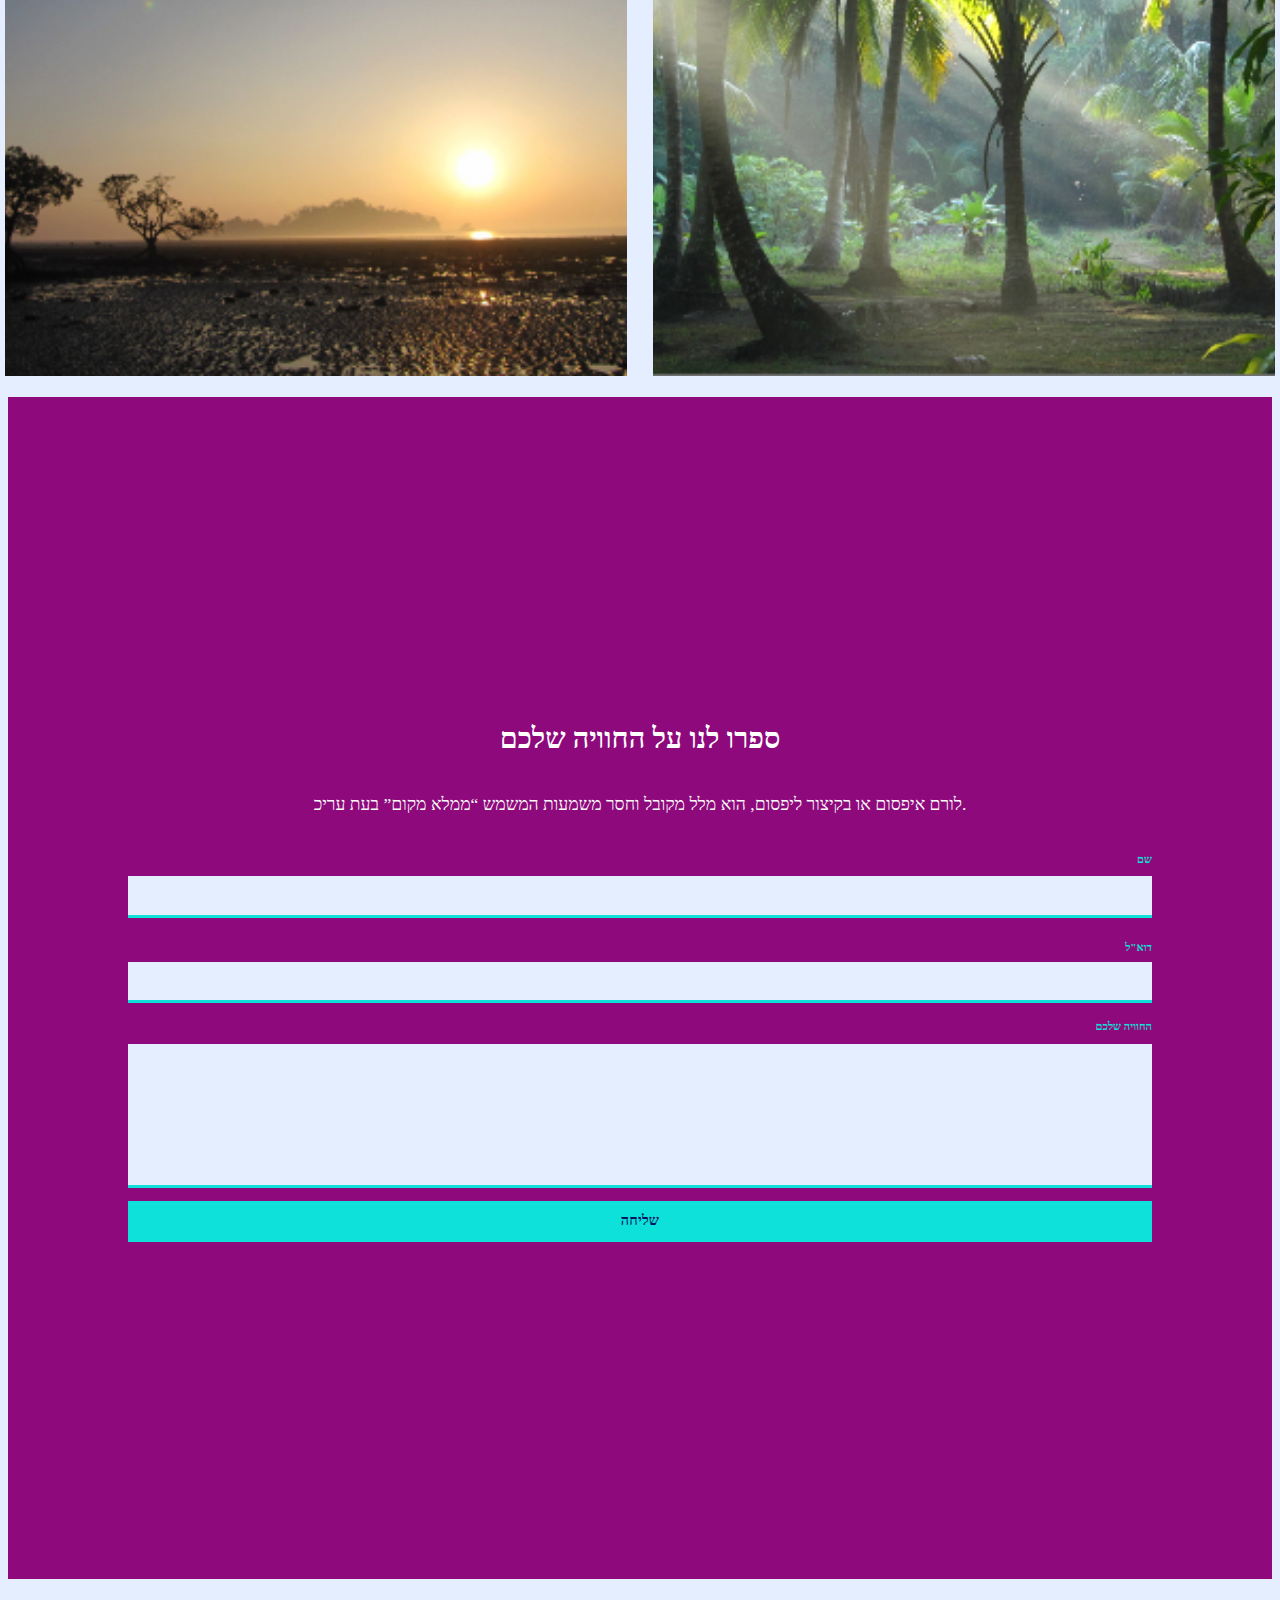
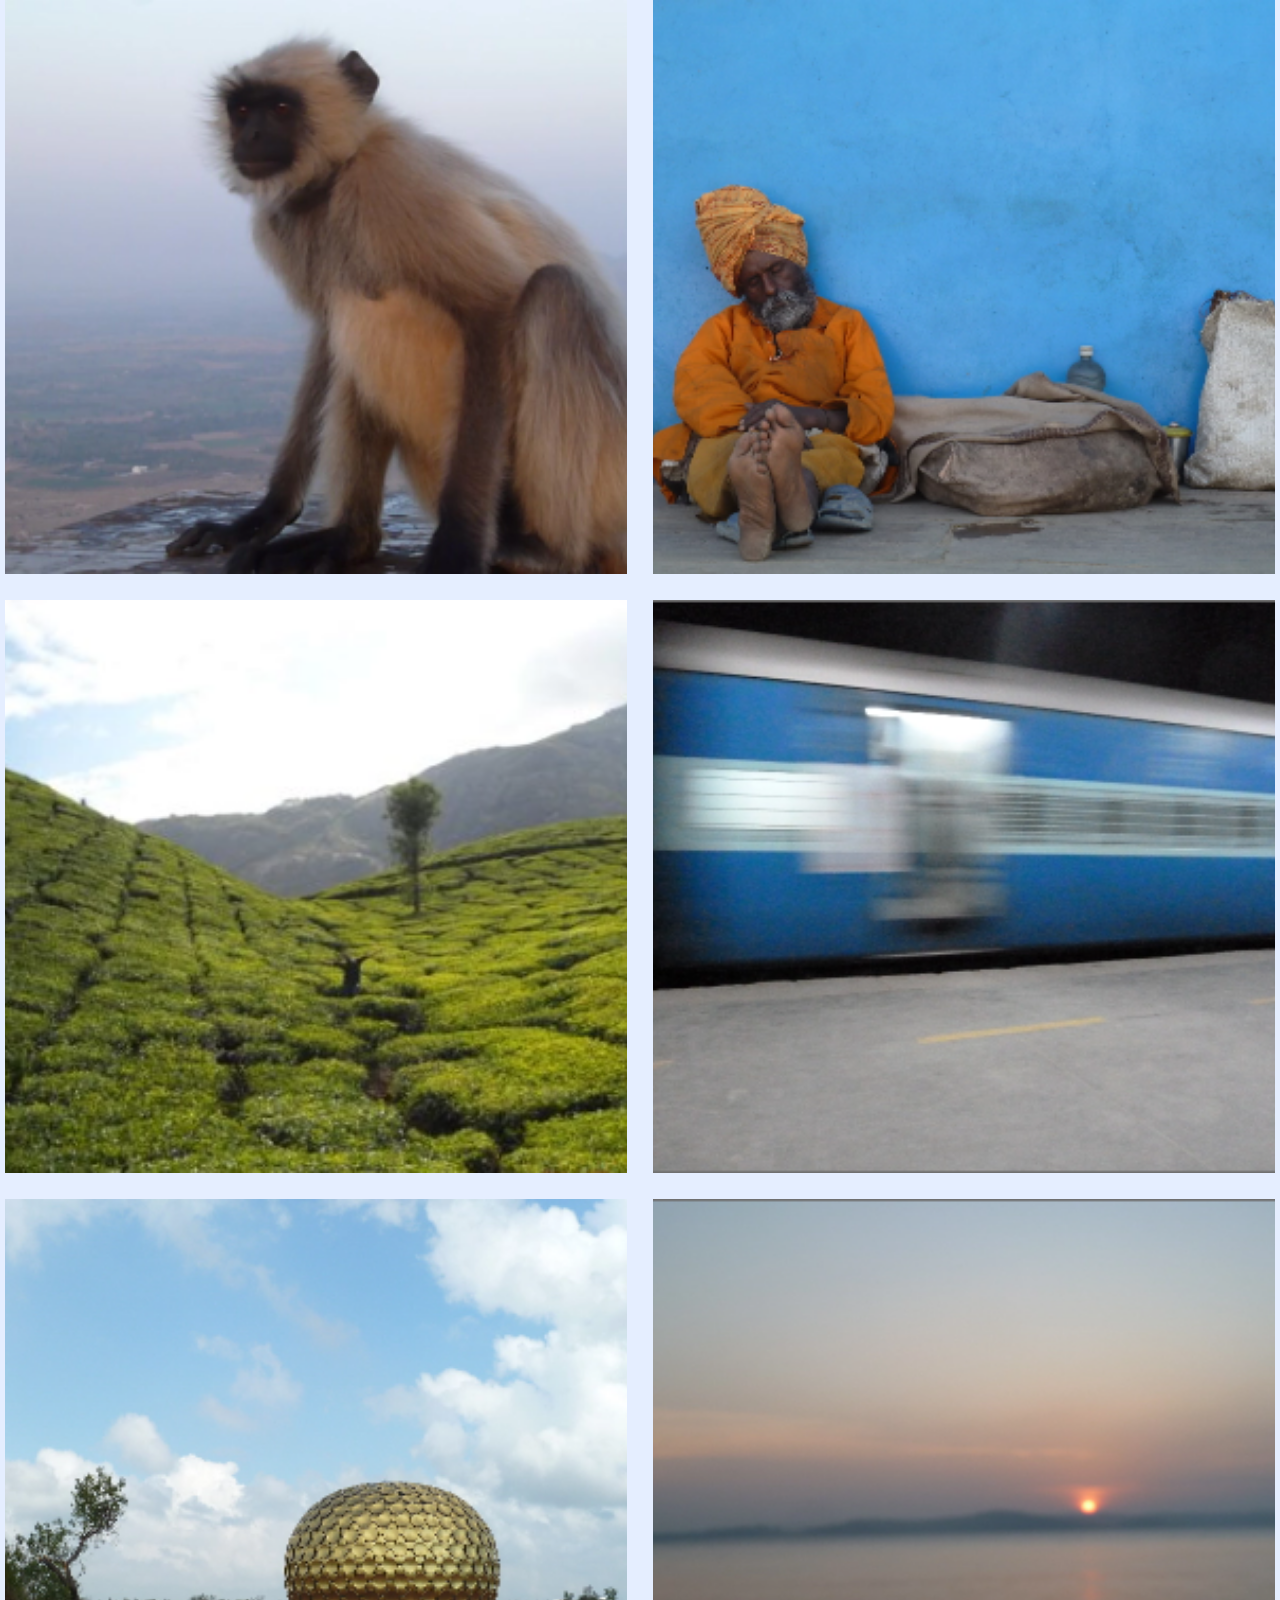
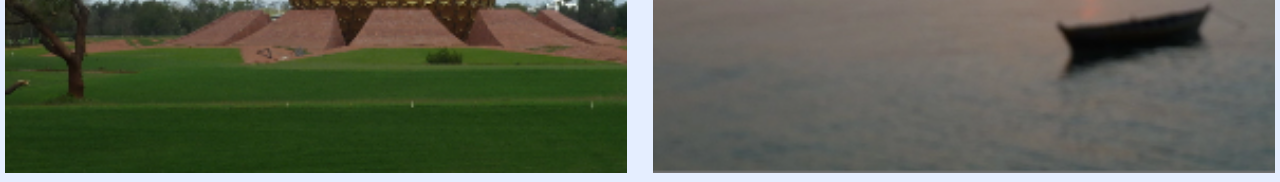
<file: HTML + CSS Project/HtmlProject/project5/project5.html>
<!DOCTYPE html>
<html lang="en">
<head>
    <meta charset="UTF-8">
    <meta name="viewport" content="width=device-width, initial-scale=1.0">
    <title>Project 5</title>
    <link rel="stylesheet" href="./styles/project5.css">
</head>
<body>
    <div class="container">
      <div class="blue-section">
        <h1>לגלות את העולם</h1>
        <p>
          לורם איפסום או בקיצור ליפסום, הוא מלל מקובל וחסר משמעות המשמש “ממלא
          מקום” בעת עריכ.
        </p>
      </div>

      <div class="img img-2"><img src="./assets/images/Rectangle 515.png" alt="trees" /></div>
      <div class="img img-1"><img src="./assets/images/Rectangle 514.png" alt="tow womens" /></div>
      <div class="img img-4"><img src="./assets/images/Rectangle 516.png" alt="tree" /></div>
      <div class="img img-3"><img src="./assets/images/Rectangle 506-5.png" alt="cow" /></div>
      <div class="img img-5"><img src="./assets/images/Rectangle 506-2.png" alt="tree" /></div>
      <div class="img img-6"><img src="./assets/images/Rectangle 506-3.png" alt="people with boats" /></div>
      <div class="img img-7"><img src="./assets/images/Rectangle 506-4.png" alt="view" /></div>
      <div class="img img-8"><img src="./assets/images/Rectangle 506-1.png" alt="trees" /></div>
      <div class="img img-10"><img src="./assets/images/Rectangle 506-8.png" alt="monkey" /></div>
      <div class="img img-9"><img src="./assets/images/Rectangle 506-7.png" alt="indian" /></div>
      <div class="img img-11"><img src="./assets/images/Rectangle 506-9.png" alt="field" /></div>
      <div class="img img-12"><img src="./assets/images/Rectangle 506-6.png" alt="train" /></div>
      <div class="img img-13"><img src="./assets/images/Rectangle 513.png" alt="temple" /></div>
      <div class="img img-14"><img src="./assets/images/Rectangle 506.png" alt="something" /></div>

      <div class="form">
        <h1>ספרו לנו על החוויה שלכם</h1>
        <p>
          לורם איפסום או בקיצור ליפסום, הוא מלל מקובל וחסר משמעות המשמש “ממלא
          מקום” בעת עריכ.
        </p>
        <form action="">
          <label for="Name">שם</label>
          <input type="text" id="Name" required /><br />
          <label for="email">דוא"ל</label>
          <input type="text" id="email" required /><br />
          <label for="freeText">החוויה שלכם</label>
          <input type="text" id="freeText" required /><br />
          <input type="submit" value="שליחה" />
        </form>
      </div>
    </div>
  </body>
</html>
</file>
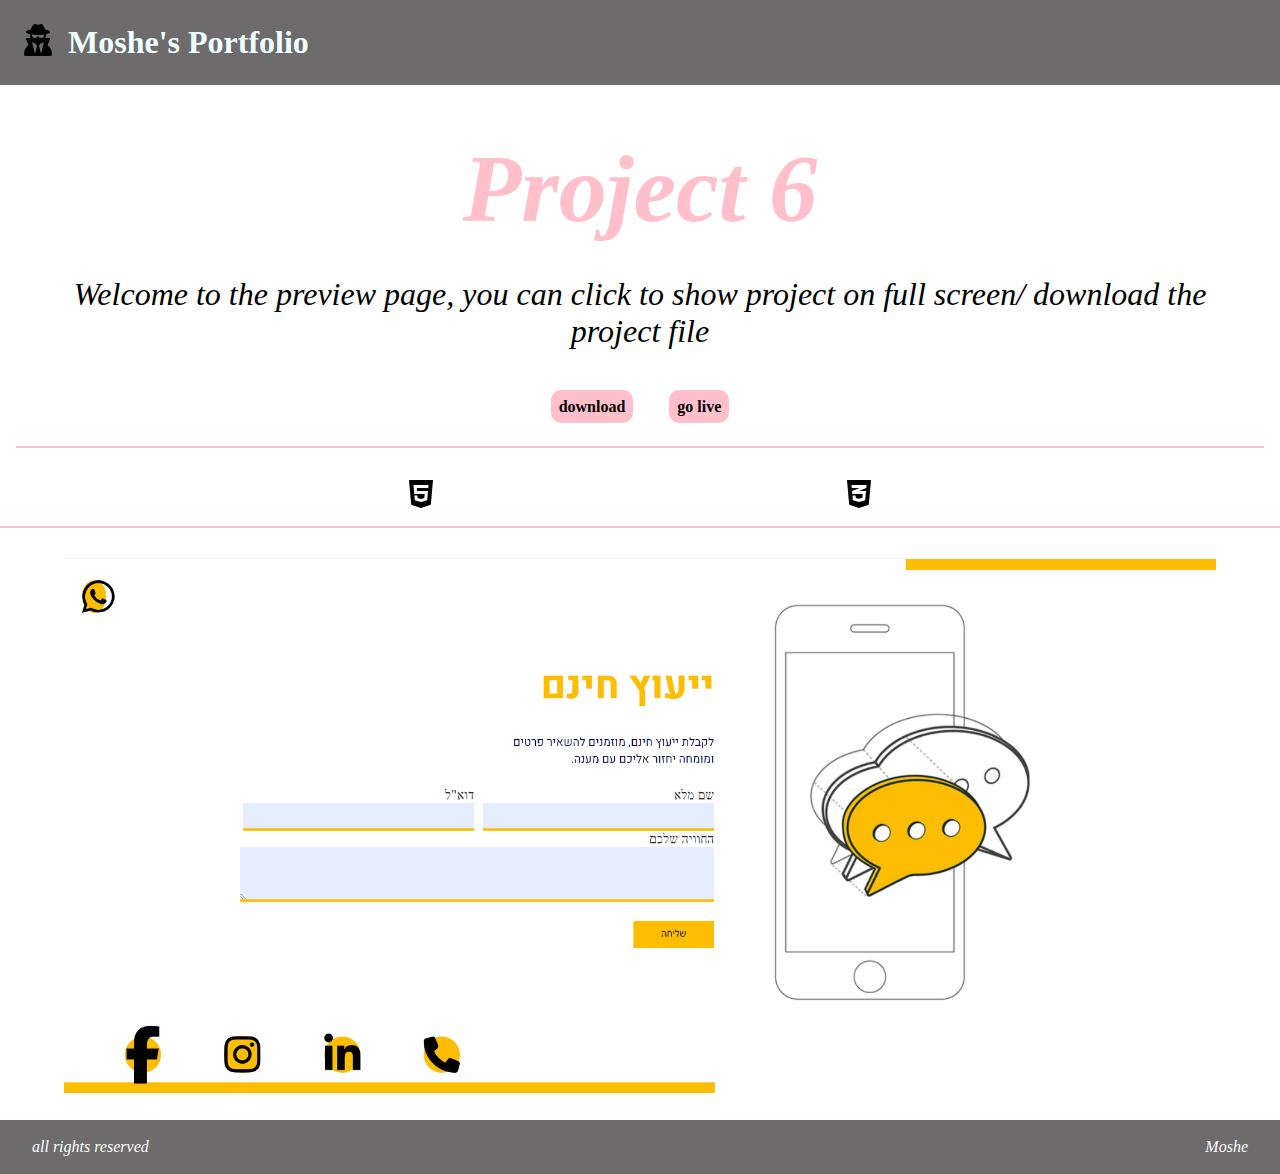
<file: HTML + CSS Project/HtmlProject/project6/presentation.html>
<!DOCTYPE html>
<html lang="en">

<head>
    <meta charset="UTF-8">
    <meta name="viewport" content="width=device-width, initial-scale=1.0">
    <title>Portfolio</title>

    <link rel="stylesheet" href="../../styles/styles.css">
    <link rel="stylesheet" href="../../styles/presentation.css">
</head>

<body>
    <header>
        <div id="container-header">
            <div class="logo">
                <img src="../../assets/images/user-secret-solid.svg" alt="logo" />
                <a href="../../index.html"><h1>Moshe's Portfolio</h1></a>
            </div>
        </div>
    </header>

    <main>
        <h1>Project 6</h1>
        <p>Welcome to the preview page, you can click to show project on full screen/ download the project file</p>
        <div id="btns">
            <a href="./assets/files/project6.zip" download="./assets/files/project6.zip">download</a>
            <a href="./project6.html">go live</a>
        </div>

        <div class="technologies">
            <img src="../../assets/images/html5.svg" alt="HTML icon">
            <img src="../../assets/images/css3-alt.svg" alt="CSS icon">
        </div>

        <div class="prjectPreviewIMG">
            <img src="../../assets/images/project6preview.png" alt="project 6 preview">
        </div>
    </main>


    <footer>
        <div id="container-footer">
            <p>all rights reserved</p>
            <p>Moshe</p>
        </div>
    </footer>

</body>

</html>
</file>
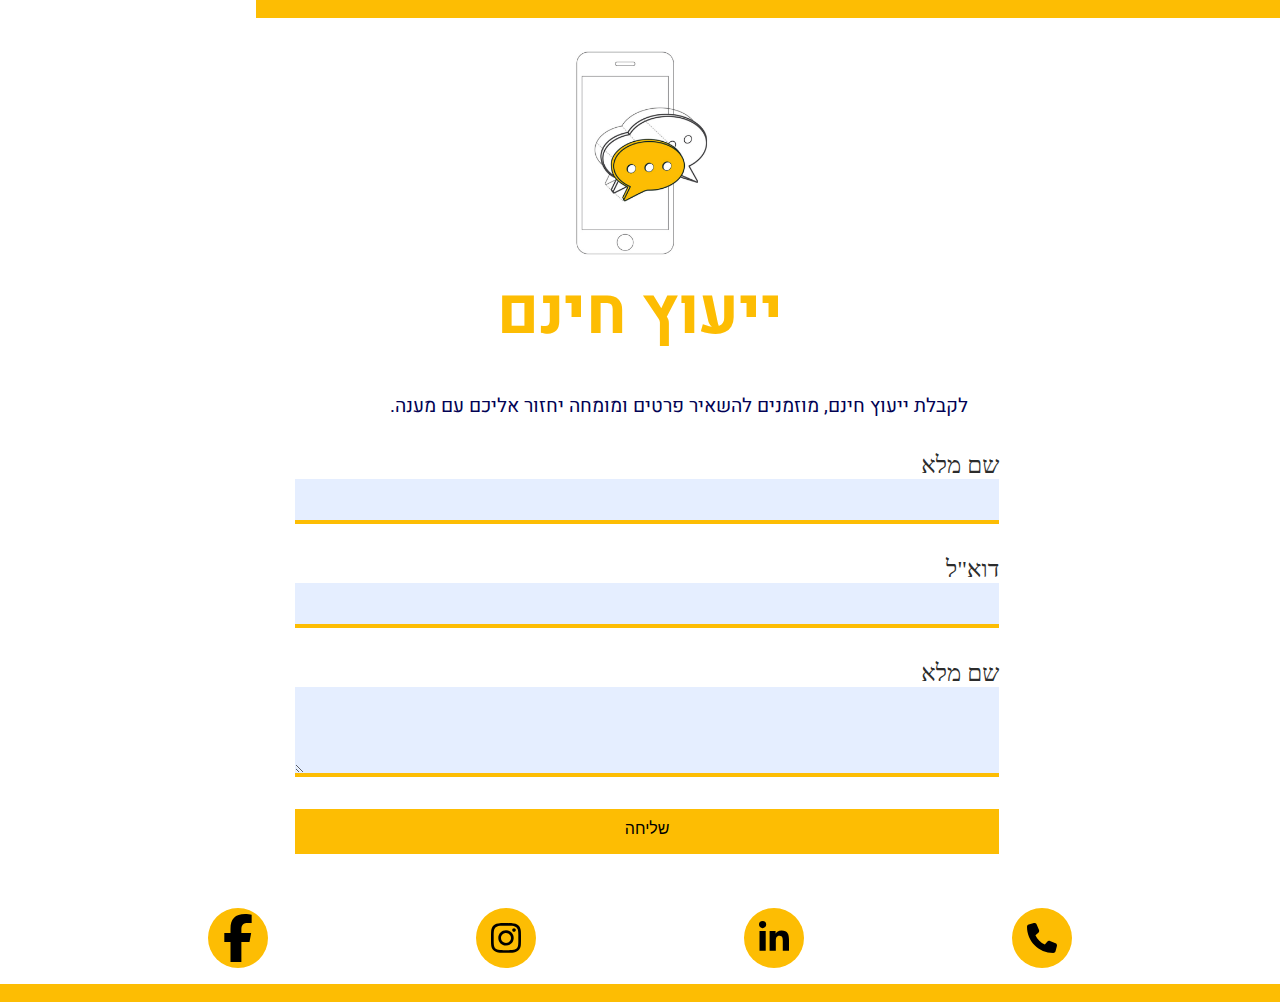
<file: HTML + CSS Project/HtmlProject/project6/project6.html>
<!DOCTYPE html>
<html lang="en">
<head>
    <meta charset="UTF-8">
    <meta name="viewport" content="width=device-width, initial-scale=1.0">
    <title>Project 6</title>
    <link rel="preconnect" href="https://fonts.googleapis.com">
    <link rel="preconnect" href="https://fonts.gstatic.com" crossorigin>
    <link href="https://fonts.googleapis.com/css2?family=Heebo:wght@100;200;300;400;500;600;700;800;900&display=swap"
        rel="stylesheet">
    <link rel="stylesheet" href="./styles/project6.css">
</head>
<body>
    <div class="head_box">
        <div></div>
    </div>
    <div class="whatsapp_box">
        <img src="./assets/images/whatsapp.svg" alt="whatsapp">
    </div>
    <div class="container">
        <div class="sec_container">
            <h1>ייעוץ חינם</h1>
            <p>לקבלת ייעוץ חינם, מוזמנים להשאיר פרטים ומומחה יחזור אליכם עם מענה.</p>
            <form>
                <div class="f_container">
                    <div class="form-container formss">
                        <label for="name">שם מלא</label>
                        <input type="text" name="name" id="name">
                    </div>
                    <div class="form-container formss">
                        <label for="email">דוא"ל</label>
                        <input type="email" name="email" id="email">
                    </div>
                </div>
                <div class="form-container">
                    <label for="number">שם מלא</label>
                    <textarea name="message" rows="5" cols="30">
                    </textarea>
                </div>
                <div class="btnn form-container">
                    <input type="submit" value="שליחה">
                </div>
            </form>
        </div>
        <div class="img_container">
            <img src="./assets/images/mobileImage.png" alt="phone">
        </div>
    </div>
    <div class="icon_container">
        <div class="item_1">
            <img class="icon-items" src="./assets/images/facebook.svg" alt="facebook">
        </div>
        <div class="item_2">
            <img class="icon-items" src="./assets/images/instagram.svg" alt="instagram">

        </div>
        <div class="item_3">
            <img class="icon-items" src="./assets/images/linkedin.svg" alt="linkedin">
        </div>
        <div class="item_4">
            <img class="icon-items" src="./assets/images/phone.svg" alt="phone">
        </div>
    </div>
    <div class="footer_box">
        <div></div>
    </div>
</body>
</html>
</file>
<file: HTML + CSS Project/styles/styles.css>
* {
    margin: 0px;
    padding: 0px;
    box-sizing: border-box;
}

#home,
#about,
#gallery,
#contactUs {
    scroll-margin-top: 100px;
}

header {
    position: sticky!important;
    display: flex;
    justify-content: space-between;
    top: 0px;
    left: 0px;
}

.logo {
    display: flex;
    gap: 1em;
}

.logo > a{
    text-decoration: none;
    color: azure;
}

.logo>img {
    height: 2em;
}

.navBar ul {
    display: flex;
    justify-content: center;
    width: 100%;
    align-items: center;
}

.navBar li {
    list-style-type: none;
    padding: 0 1em;
}

.navBar a {
    color: #fff;
    text-decoration: none;
}

.nav-links {
    font-size: 1.5em;
    color: azure;
}

.nav-links:hover {
    background-color: pink;
    border-radius: 15px;
}

.hidden {
    position: absolute;
    clip: rect(0, 0, 0, 0);
    width: 1px;
    height: 1px;
    margin: -1px;
    overflow: hidden;
    border: 0;
    padding: 0;
}

.hamburger {
    display: none;

  }
#home{
    height: 15em;
    font-size: 2em;
    font-style: italic;
    color: pink;;
    margin: 0 auto;
    align-items: center;
    justify-content: center;
    display: flex;
    flex-direction: column;
    align-items: center;
    background-image: url(../assets/images/backgroudIMG.png);
    background-size: cover;
}

#home > P{
    color: pink;
}


#gallery,#home,
header {
    text-align: center;
}

.technologies {
    display: flex;
    flex-wrap: wrap;
    justify-content: space-evenly;
    align-items: center;
    box-shadow: 0px 2px  pink;
    height: 4em;
  }

.technologies>img{
    width: 2em;
    height: 2em;
}

#about{
    margin-top: 2em;
    display: flex;
    flex-direction: column;
    align-items: center;
    height: 50em;
    box-shadow: 0px 2px  pink;
}

#about> h2{
    height: 1em;
    color: black;
    font-size: 2em;
}


#about> h3{
    margin-top: 1em;
    height: 2em;
    font-size: 1.5em;
    font-style: italic;
}

.aboutImg > img{
    margin-top: 1.5em;
    height: 20em;
    width: 100%;
    border-radius: 15%;
}

#about > p{
    margin: 1em 1em;
    font-size: 1.25em;
    font-style:italic;
    color: rgba(0, 0, 0, 0.9);
}

.download-button {
    padding: 10px 20px;
    background-color: pink;
    color: black;
    text-decoration: none;
    border-radius: 15px;
    font-size: 1.5em;
    cursor: pointer;
}

.download-button:hover {
    background-color: rgb(230, 132, 148);
}

.button-container {
    margin: 1.5em;
}

#container-footer,
header {
    background-color: rgb(109, 107, 107);
    color: azure;
    padding: 1.5em;
    display: flex;
    gap: 1em;
}

#gallery{
    margin-top: 2em;
}

#gallery > h2,h3{
    font-style: italic;
}


.card {
    height: 20em;
    width: 200px;
    margin: 2em;
    box-shadow: 5px 5px 15px gray;
    background-color: transparent;
    border-radius: 10px;
    transition: 0.75s;
}

.card > img{
    width: 200px;
}

.card a:hover{
    cursor: pointer;
}
.card > a{
    text-decoration: none;
    background-color: pink;
    padding: 0.75em;
    border-radius: 15px;
}

.card > a:hover{

    background-color: rgb(230, 132, 148);
    transition: 0.7s;

}

.projectTech > img{
    width: 1.25em;
    padding: 0.5em 0;
}

#container-gallery {
    margin: auto;
    display: flex;
    justify-content: center;
    flex-wrap: wrap;
    width: 50%;
}


.contact-container {
    max-width: 600px;
    margin: 50px auto;
    margin-top: 2em;
    padding: 2em 2em;
    box-shadow: 0 0 15px pink;
    border-radius: 15px;
}

.contact-container>h1,p {
    color: black;
    padding: 1em 0;
    font-style: italic;
}

.contact-container > p{
    
    font-weight: bold;
}
.contact-container>form {
    display: grid;
    margin-top: 1em;
    gap: 1em;
}

.contact-container>label {
    display: block;
    font-weight: bold;

}

.contact-container>input, textarea {
    width: 100%;
    padding: 1em;
    box-sizing: border-box;
    border: 1px solid #ccc;
    border-radius: 5px;
}

.contact-container>textarea {
    resize: vertical;
}

.contact-container form button {
    text-decoration: none;
    background-color: pink;
    color: #fff;
    border: none;
    padding: 10px 20px;
    font-size: 16px;
    cursor: pointer;
    border-radius: 5px;
    
}

.contact-container form button:hover {
    background-color: rgb(230, 132, 148);
    text-decoration: none;
}

.contact-Icons{
    height: 10em;
    padding: 2rem;
    background-color: pink;
    display: flex;
    text-align: center;
    align-items: center;
    justify-content: space-between;
    flex-wrap: wrap;
}

.contact-icons > IMG,h3{
    display: flex;
    flex-direction: column;
    align-items: center;
    justify-content: center;
    height: 50px;
}

.contact-Icons-box{
    width: 200px;
}

#container-footer {
    display: flex;
    justify-content: space-between;
    padding: 0.1em 2em;
}

#container-footer > p{
    color: #fff;
}


@media screen and (max-width: 1400px) {


    .navBar {
        position: absolute;
        top: 60px;
        right: 0;
        width: 100%;
        background-color: rgb(109, 107, 107);
        z-index: 1;
        display: none; 
    }

    .nav-links {
        margin: 0.5em 0;
        padding: 1em;
        text-align: center;
        border-bottom: none;
    }

    .hamburger {
        display: block;
        color: azure;
        text-align: right;
        font-size: 1.5em;
        padding: 0 1em;
        cursor: pointer;
    }

    #menu-toggle:checked ~ .navBar {
        display: flex;
        flex-direction: column;
        align-items: flex-end;
        z-index: 2; 
    }

    .navBar ul {
        display: flex;
        flex-direction: column;
        width: 100%;
        align-items: flex-end;
    }
    
    .contact-Icons {
        height: auto;
    }


}
</file>
<file: HTML + CSS Project/styles/presentation.css>
* {
    margin: 0px;
    padding: 0px;
    box-sizing: border-box;
}

main{
    text-align: center;
}

#btns{
    margin: 1em ;
    box-shadow: 0px 2px  pink;
    height: 3em;
}

#btns > a{
    text-decoration: none;
    background-color: pink;
    color: black;
    font-weight: bolder;
    padding: .5em;
    border-radius: 10px;
    margin: 1em;
    
}

#btns > a:hover{
    background-color: rgb(230, 132, 148);
}

main > h1{
    margin-top: 0.5em;
    font-size: 10em;
    font-style: italic;
    color: pink;
}
main > p{
    padding: 1em 1em;
    font-size: 3em;
    font-style: italic;

}

.prjectPreviewIMG > img{
    width: 90%;
    margin: 1em 1em;
}

.technologies {
    display: flex;
    flex-wrap: wrap;
    justify-content: space-evenly;
    align-items: center;
    box-shadow: 0px 2px  pink;
    height: 4em;
  }

.prjectPreviewIMG{
    display: flex;
    align-items: center;
    justify-content: center;
    margin-top: 1em;
    background-size: cover;
}

@media screen and (max-width: 1400px) {

    main > h1{
        font-size: 6em;
    }

    main > p{
        font-size: 2em;
    }

}
</file>
<file: HTML + CSS Project/HtmlProject/project1/styles/project1.css>
* {
    margin: 0;
    padding: 0;
    box-sizing: border-box;
}

#container {
    display: flex;
}

#container-content {
    direction: rtl;
    display: flex;
    justify-content: center;
    width: 100%;
    margin-top: 15em;
}

#form {
    display: flex;
    flex-direction: column;
    gap: 1em;
    width: 50%;
}

#form>h1 {
    font: normal normal 900 43px/63px Heebo;
    letter-spacing: 0px;
    color: #020253;
}

#form>p {
    font: normal normal normal 20px/29px Heebo;
    letter-spacing: 0px;
    color: #020253;
}

.form-control {
    display: flex;
    flex-direction: column;
}

.form-control>label {
    font: normal normal bold 16px/24px Heebo;
    letter-spacing: 0px;
    color: #2C2C2C;
}

.form-control>input {
    height: 50px;
    background: #E5EEFF;
    border: 0;
    border-bottom: 5px solid #020253;

}

.form-control>input[type=submit] {
    background: #020253;
    color: #FFFFFF;
    width: 50%;
    font: normal normal bold 22px/30px Heebo;
    margin-top: 1em;
}

@media screen and (max-width:1400px) {
    #container {
        flex-direction: column;
    }

    #form {
        width: 70%;
    }

    #container-img>img {
        width: 100%;
    }

    #container-content {
        margin: 5em 0;
    }

    #form>h1 {
        font: normal normal 900 28px/41px Heebo;
    }

    #form>p {
        font: normal normal normal 15px/22px Heebo;
    }

    .form-control>label {
        font: normal normal bold 10px/14px Heebo;
    }

    .form-control>input {
        height: 34px;
    }

    .form-control>input[type=submit] {
        width: 100%;
    }
}
</file>
<file: HTML + CSS Project/HtmlProject/project3/styles/project3.css>
* {
    margin: 0;
    padding: 0;
    box-sizing: border-box;
}

body {

    background: transparent linear-gradient(180deg, #281EFF 0%, #2DFF8C 100%) 0% 0% no-repeat padding-box;

}

.container {
    width: 100vw;
    height: 100vh;
    display: flex;
    flex-direction: column;
    margin: 0 auto;
    align-items: center;
    justify-content: center;

}

.container h1 {
    color: #FFFFFF;
    text-shadow: 0px 0px 36px #00000087;
    font: normal normal normal 160px/231px Satisfy;
    font-size: 10em;
}

.container h3 {
    color: #FFFFFF;
    text-shadow: 0px 0px 36px #00000087;
    font: normal normal normal 32px/38px Varela Round;
    font-size: 3em;
}

.container p {
    margin-top: 1.5em;
    color: #FFFFFF;
    text-shadow: 0px 0px 36px #00000087;
    font-family: Satisfy;
    font-size: 1em;
}

.form-control {
    display: flex;
    flex-direction: column;
    justify-content: center;
    align-items: flex-start;
}

form {
    display: flex;
    direction: rtl;
}

form label {
    color: #FFFFFF;
}

form input {
    width: 20vw;
    height: 5vh;
    background: #F6F6F624 0% 0% no-repeat padding-box;
    border: 2px solid #FFFFFF;
    opacity: 1;
    margin-left: 2em;
}

.form-control [type=submit] {
    background: #FFFFFF 0% 0% no-repeat padding-box;

    color: black;
    /* padding: 15px; */
    width: 10vw;
    height: 5vh;
    text-align: center;

    font: normal normal normal 16px/20px Varela Round;
}

.btn input {
    margin-top: 2vh;
}

@media screen and (max-width:1400px) {
    .container h1 {
        font-size: 5em;

    }

    .container h3 {
        font-size: 1.6em;
        margin-bottom: 30px;
    }

    .container p {
        margin-top: 1em;
        font-size: 1.1em;
        width: 80vw;
        text-align: center;

    }

    form {
        display: flex;
        flex-direction: column;
    }

    form input {
        width: 80vw;
        margin-bottom: 10px;
        margin: 0 auto;

    }

    .form-control [type=submit] {
        width: 80vw;
        margin-bottom: 10px;
    }

    .btn input {
        display: flex;
        justify-content: center;
        align-items: center;
        height: 100%;

    }



}
</file>
<file: HTML + CSS Project/HtmlProject/project4/styles/project4.css>
* {
    padding: 0;
    margin: 0;
    box-sizing: border-box;
}

body {
    background-image: url(../assets/images/leadYouForward.png);
    background-size: 100% 70%;
    background-repeat: no-repeat;
}

.container {
    width: 100vw;
    height: 100vh;
    display: flex;
    flex-direction: column;
    align-items: center;
    justify-content: space-around;
}

.container .box {
    display: flex;
    flex-direction: column;
    justify-content: center;
    align-items: center;
}

.container .box h1 {
    font: normal normal bold Assistant;
    color: #D3E10E;
    font-size: 5em;
    margin-top: 6rem;
}

.container .box p {
    font: normal normal normal Assistant;
    color: #F9F9F9;
    font-size: 1.1em;
    margin-top: .5rem;

}

.container form {
    direction: rtl;
    display: flex;
}

.form-control {
    display: flex;
    flex-direction: column;
    justify-content: center;
    align-items: flex-start;
    margin-left: 2rem;
}

.container form label {
    font: normal normal bold 16px/21px Assistant;
    color: #011560;
    font-size: 1.5em;
}

.container form input {
    background: #F6F6F6 0% 0% no-repeat padding-box;
    border: 0;
    border-bottom: 4px solid #D3E10E;
    width: 20vw;
    height: 5vh;
}

.container form .btn input {
    width: 10vw;
    background-color: #D3E10E;
    font: normal normal bold Assistant;
    color: #011560;
    font-size: 1em;
    margin-top: 1.7rem;
}

@media screen and (max-width:1400px) {
    body {
        background-size: 100% 55%;
    }

    .container .box h1 {
        font-size: 2.7em;
        margin-top: 0.5rem;
    }

    .container .box p {
        padding: 2rem;
        text-align: center;
    }

    .container form {
        display: flex;
        flex-direction: column;
        margin-right: 2rem;
    }

    .container form input {
        width: 70vw;
        margin-bottom: 0.5rem;
    }

    .container form .btn input {
        width: 70vw;
    }

}
</file>
<file: HTML + CSS Project/HtmlProject/project5/styles/project5.css>
* {
    margin: 0;
    padding: 0;
    box-sizing: border-box;
  }
  
  body {
    width: 100vw;
    background-color: #e5eeff;
    display: flex;
    justify-content: center;
  }
  
  .container {
    width: 90vw;
    margin-top: 5rem;
    margin-bottom: 5rem;
    display: grid;
    grid-template-columns: repeat(4, 1fr);
    gap: 2em;
  }
  
  .blue-section {
    background-color: #020253;
    display: flex;
    flex-direction: column;
    align-items: center;
    justify-content: center;
    grid-column: 3/5;
    grid-row: 1/3;
  }
  
  .blue-section  h1 {
    color: #0ee1da;
    font: normal normal bold 61px/80px Assistant;
    font-size: 5em;
    text-align: center;
  }
  
  .blue-section p {
    margin-top: 2em;
    color: #f9f9f9;
    font: normal normal normal 20px/26px Assistant;
    direction: rtl;
    text-align: center;
  }
  
  .img img {
    width: 100%;
    height: 100%;
    object-fit: cover;
    box-shadow: 5px 10px 10px #0000004b;
    filter: opacity(0.9);
  }
  
  .img img:hover {
    filter: unset;
  }
  
  .form {
    background-color: #8e097c;
    display: flex;
    flex-direction: column;
    align-items: center;
    justify-content: center;
    text-align: center;
    grid-column: 1/3;
    grid-row: 4/7;
  }
  
  .form h1 {
    color: #ffffff;
    font: normal normal bold 35px/46px Assistant;
  }
  
  .form p {
    color: #f9f9f9;
    font: normal normal normal 20px/26px Assistant;
    padding: 1rem;
  }
  
  .form form {
    color: #0ee1da;
    direction: rtl;
    font: normal normal bold 16px/24px Heebo;
  }
  
  label[for="Name"] {
    display: block;
    margin-bottom: 4.96px;
    text-align: right;
  }
  
  label[for="email"] {
    display: block;
    margin-bottom: 3.35px;
    text-align: right;
  }
  
  label[for="freeText"] {
    display: block;
    margin-bottom: 5.64px;
    text-align: right;
  }
  
  #Name {
    text-decoration: underline, #0ee1da;
    background-color: #e5eeff;
    border: none;
    border-bottom: 5px solid #0ee1da;
    width: 30vw;
    height: 5vh;
  }
  
  #email {
    background-color: #e5eeff;
    border: none;
    border-bottom: 5px solid #0ee1da;
    width: 30vw;
    height: 5vh;
  }
  
  #freeText {
    background-color: #e5eeff;
    border: none;
    border-bottom: 5px solid #0ee1da;
    width: 30vw;
    height: 10vh;
    margin-bottom: 20.24px;
  }
  
  input[type="submit"] {
    color: #011560;
    background-color: #0ee1da;
    width: 30vw;
    height: 5vh;
    border: none;
    font: normal normal bold 24px/33px Heebo;
  }
  
  @media (max-width: 1400px) {
    body {
      justify-content: unset;
    }
  
    .container {
      grid-template-columns: repeat(2, 1fr);
      grid-template-rows: repeat(11, 1fr);
      margin-top: unset;
      margin-bottom: unset;
      gap: 1em;
    }
  
    .blue-section {
      width: 100vw;
      grid-column: 1/3;
      grid-row: 1/3;
    }
  
    .blue-section h1 {
      font: normal normal bold 36px/47px Assistant;
    }
  
    .blue-section p {
      font: normal normal normal 20px/26px Assistant;
    }
  
    .img img {
      padding: 0.3rem;
      box-shadow: none;
      filter: unset;
    }
  
    .form {
      margin-right: 0.5rem;
      margin-left: 0.5rem;
  
      grid-column: 1/3;
      grid-row: 7/9;
    }
  
    .form h1 {
      font: normal normal bold Assistant;
      font-size: 1.8rem;
    }
  
    .form p {
      font: normal normal normal Assistant;
      font-size: 1.1rem;
      padding: 30px;
    }
  
    .form label {
      font: normal normal bold Heebo;
      font-size: 0.7rem;
    }
  
    #Name {
      margin-bottom: 17px;
    }
  
    #email {
      margin-bottom: 11px;
    }
  
    #freeText {
      width: 80vw;
      height: 16vh;
      margin-bottom: 13px;
      border-bottom: 3px solid #0ee1da;
    }
  
    #Name,
    #email,
    input[type="submit"] {
      width: 80vw;
      height: 10%;
      border-bottom: 3px solid #0ee1da;
    }
  
    input[type="submit"] {
      font: normal normal bold Heebo;
      font-size: 0.9rem;
      letter-spacing: 0.18px;
      margin-bottom: 60px;
    }
  }
</file>
<file: HTML + CSS Project/HtmlProject/project6/styles/project6.css>
* {
    margin: 0;
    padding: 0;
    box-sizing: border-box;
}

body {
    overflow-x: hidden;
}


.head_box {
    width: 100vw;
    display: flex;
    justify-content: flex-end;
}

.head_box div {
    width: 27vw;
    height: 2vh;
    background-color: #FDBD03;
}

.whatsapp_box {
    width: 50px;
    background-color: #FDBD03;
    border-radius: 50%;
    position: absolute;
    left: 35px;
    top: 35px;

}

.footer_box {
    width: 100vw;
}

.footer_box div {
    width: 56.5vw;
    height: 2vh;
    background-color: #FDBD03;
}

.container {
    width: 100vw;
    display: flex;
    align-items: center;
    justify-content: center;
    margin: 2.5vh auto;
}

.container .img_container img {
    height: 80vh;
}

.container .sec_container {
    direction: rtl;
    margin-right: 4rem;
}

.container .sec_container h1 {
    color: #FDBD03;
    font-size: 4em;
    font-family: 'Heebo';
    margin-bottom: 2rem;

}

.container .sec_container p {
    font-family: 'Heebo';
    color: #020253;
    font-size: 1.2em;
    width: 20vw;
    margin-bottom: 2rem;
}


.form-container {
    display: flex;
    flex-direction: column;
    justify-content: center;
    align-items: flex-start;

}

.container .sec_container .f_container {
    display: flex;
}

.container .sec_container .form-container label {
    color: #2C2C2C;
    font-size: 1.5em;
    font: normal normal bold Heebo;
}

.container .sec_container .form-container input {
    background: #E5EEFF 0% 0% no-repeat padding-box;
    width: 20vw;
    height: 5vh;
    border: 0;
    border-bottom: 4px solid #FDBD03;
    margin-left: .9rem;
}

.container .sec_container .form-container textarea {
    background: #E5EEFF 0% 0% no-repeat padding-box;
    width: 41vw;
    height: 10vh;
    border: 0;
    border-bottom: 4px solid #FDBD03;
}

.container .sec_container .btnn input {
    color: #000000;
    background-color: #FDBD03;
    width: 7vw;
    height: 5vh;
    font-size: 1em;
    margin-top: 2rem;
}

.icon_container {
    width: 40vw;
    display: flex;
    justify-content: space-evenly;
    margin-bottom: 1rem;
    text-align: center;

}

.icon_container .item_1,
.item_2,
.item_3,
.item_4 {
    background-color: #FDBD03;
    border-radius: 50%;
    width: 60px;
    height: 60px;

}

.icon_container .item_1,
.item_2,
.item_3,
.item_4,
img {
    display: flex;
    align-items: center;
    justify-content: center;
}

.icon-items{
    width: 50%;
}

@media screen and (max-width:1400px) {
    .container {
        display: flex;
        flex-direction: column-reverse;
        text-align: center;
    }

    .container .img_container img {
        height: 25vh;
    }

    .container .sec_container p {
        width: 50vw;
    }

    .whatsapp_box {
        display: none;
    }

    .head_box div {
        width: 80vw;
    }

    .container .sec_container {
        margin-right: 0;
    }

    .container .sec_container .f_container {
        flex-direction: column;
    }

    .container .sec_container .form-container input {
        width: 55vw;
        margin-bottom: 2rem;
    }

    .container .sec_container .form-container textarea {
        width: 55vw;
    }

    .icon_container {
        width: 100vw;
    }

    .footer_box div {
        width: 100vw;
    }
}
</file>
